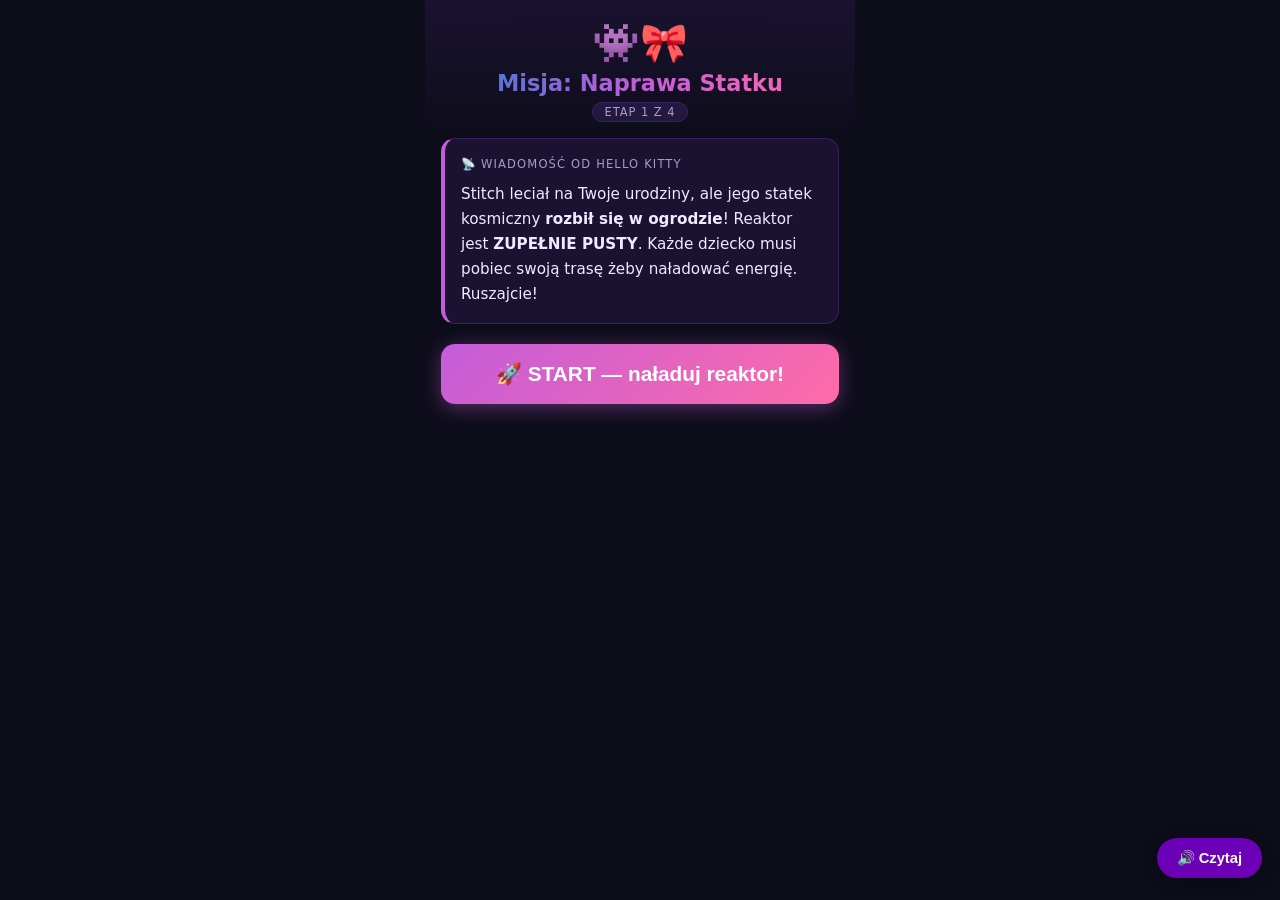
<file: index.html>
<!DOCTYPE html>
<html lang="pl">
<head>
  <meta charset="UTF-8" />
  <meta name="viewport" content="width=device-width, initial-scale=1.0, user-scalable=no" />
  <title>Misja Ania — Start</title>
  <link rel="stylesheet" href="style.css" />
  <style>
    /* ── Participant card ── */
    .participant-card {
      background: var(--surface2);
      border: 2px solid var(--purple);
      border-radius: 16px;
      padding: 18px 16px;
      text-align: center;
      margin-bottom: 4px;
    }
    .participant-avatar {
      font-size: 4rem;
      line-height: 1;
      margin-bottom: 4px;
    }
    .participant-name {
      font-size: 1.8rem;
      font-weight: 800;
      color: var(--pink);
      margin: 0;
    }
    .participant-target {
      font-size: 0.9rem;
      color: var(--muted);
      margin-top: 2px;
    }

    /* ── Step counter ── */
    .steps-count {
      font-size: 2.8rem;
      font-weight: 800;
      color: var(--teal);
      text-align: center;
      font-variant-numeric: tabular-nums;
      line-height: 1;
    }
    .steps-count .of {
      font-size: 1.1rem;
      color: var(--muted);
      font-weight: 400;
    }

    /* ── Bar ── */
    .bar-track {
      width: 100%;
      height: 28px;
      background: var(--surface2);
      border: 2px solid var(--border);
      border-radius: 999px;
      overflow: hidden;
    }
    .bar-fill {
      height: 100%;
      width: 0%;
      background: linear-gradient(90deg, var(--blue), var(--teal), var(--purple));
      border-radius: 999px;
      transition: width 0.35s ease;
    }
    .bar-label {
      font-size: 0.82rem;
      color: var(--muted);
      text-align: center;
    }

    /* ── Overall progress dots ── */
    .progress-row {
      display: flex;
      gap: 8px;
      justify-content: center;
      align-items: center;
      flex-wrap: wrap;
    }
    .progress-dot {
      display: flex;
      flex-direction: column;
      align-items: center;
      gap: 3px;
      font-size: 0.7rem;
      color: var(--muted);
    }
    .dot-circle {
      width: 18px; height: 18px;
      border-radius: 50%;
      border: 2px solid var(--border);
      background: var(--surface2);
      transition: background 0.3s, border-color 0.3s;
    }
    .dot-circle.done  { background: var(--teal);   border-color: var(--teal); }
    .dot-circle.active{ background: var(--purple);  border-color: var(--purple);
                        box-shadow: 0 0 8px var(--purple); }

    /* ── Done state ── */
    .done-badge {
      font-size: 1.1rem;
      font-weight: 700;
      color: var(--teal);
      text-align: center;
      padding: 8px 0;
    }

    /* ── Reactor icon ── */
    .reactor-icon {
      transition: filter 0.5s;
      filter: grayscale(1) brightness(0.5);
      line-height: 1;
      text-align: center;
    }
    .reactor-icon.charged {
      filter: none;
      animation: glow-pulse 1.5s infinite;
      text-shadow: 0 0 30px var(--teal);
    }

    /* ── Reactor icon — smaller after start ── */
    .reactor-icon { font-size: 2rem; }

    /* ── Utility ── */
    .flex-col { display: flex; flex-direction: column; gap: 10px; align-items: center; width: 100%; }
    .hidden { display: none !important; }
    #permission-hint { font-size: 0.8rem; color: var(--muted); text-align: center; }
  </style>
</head>
<body>
  <div class="page-header">
    <div class="chars">👾🎀</div>
    <h1>Misja: Naprawa Statku</h1>
    <span class="step-badge">Etap 1 z 4</span>
  </div>

  <div class="page">
    <div class="story-card" id="story-card">
      <div class="from">📡 Wiadomość od Hello Kitty</div>
      Stitch leciał na Twoje urodziny, ale jego statek kosmiczny
      <strong>rozbił się w ogrodzie</strong>!
      Reaktor jest <strong>ZUPEŁNIE PUSTY</strong>. Każde dziecko musi pobiec swoją trasę
      żeby naładować energię. Ruszajcie!
    </div>

    <button class="btn btn-primary" id="btn-start" onclick="startGame()" style="font-size:1.3rem;padding:18px 0;">
      🚀 START — naładuj reaktor!
    </button>

    <!-- Overall progress + participant — hidden until START -->
    <div id="game-section" class="hidden">
    <div class="card">
      <h2 style="text-align:center">⚡ Reaktor — postęp drużyny</h2>
      <div class="progress-row" id="progress-row">
        <!-- filled by JS -->
      </div>
      <div style="margin-top:6px">
        <div class="bar-track">
          <div class="bar-fill" id="total-bar-fill"></div>
        </div>
        <div class="bar-label" id="total-bar-label">0 / 300 kroków drużyny</div>
      </div>
      <div class="reactor-icon" id="reactor-icon">🔋</div>
    </div>

    <!-- Current participant -->
    <div class="card">
      <div class="participant-card">
        <div class="participant-avatar" id="p-avatar"></div>
        <p class="participant-name" id="p-name"></p>
        <p class="participant-target" id="p-target"></p>
      </div>

      <div class="flex-col" id="running-ui">
        <div class="steps-count">
          <span id="steps-display">0</span>
          <span class="of" id="steps-of">/ 0</span>
        </div>
        <div class="bar-track" style="width:100%">
          <div class="bar-fill" id="bar-fill"></div>
        </div>
        <div class="bar-label" id="bar-label">Biegnij!</div>
      </div>

      <div class="done-badge hidden" id="done-badge">✅ Gotowe! Przekaż telefon następnej osobie.</div>

      <p class="hidden" id="permission-hint">Naciśnij przycisk poniżej aby zezwolić na dostęp do czujnika ruchu.</p>
      <button class="btn btn-secondary hidden" id="btn-permission" onclick="requestPermission()">
        🔓 Zezwól na dostęp do ruchu
      </button>
      <button class="btn btn-secondary hidden" id="btn-fallback"
        onclick="skipSensor()">⏭️ Pomiń (awaria czujnika)
      </button>

      <button class="btn btn-primary hidden" id="btn-switch" onclick="nextParticipant()">
        👉 Zmień uczestnika →
      </button>
    </div>

    <a href="zodiak.html" class="btn btn-primary hidden" id="btn-next">
      ⚡ Reaktor naładowany! Odpal systemy →
    </a>
    </div><!-- /game-section -->
  </div>

  <script>
    /* ── Participants ── */
    const PARTICIPANTS = [
      { name: 'Ania',   avatar: '👧', target: 75  },
      { name: 'Szymon', avatar: '👦', target: 75  },
      { name: 'Amelia', avatar: '👧', target: 125 },
      { name: 'Hela',   avatar: '👧', target: 25  },
    ];
    const TOTAL_TARGET = PARTICIPANTS.reduce((s, p) => s + p.target, 0); // 300

    /* ── State ── */
    let currentIdx   = 0;
    let currentSteps = 0;
    let phaseDone    = false;
    let totalSteps   = 0;
    let lastMag      = 0;
    let fallbackTimer = null;
    let listening    = false;

    /* ── DOM refs ── */
    const $avatar      = document.getElementById('p-avatar');
    const $name        = document.getElementById('p-name');
    const $target      = document.getElementById('p-target');
    const $stepsDisp   = document.getElementById('steps-display');
    const $stepsOf     = document.getElementById('steps-of');
    const $barFill     = document.getElementById('bar-fill');
    const $barLabel    = document.getElementById('bar-label');
    const $totalFill   = document.getElementById('total-bar-fill');
    const $totalLabel  = document.getElementById('total-bar-label');
    const $reactorIcon = document.getElementById('reactor-icon');
    const $runningUI   = document.getElementById('running-ui');
    const $doneBadge   = document.getElementById('done-badge');
    const $btnSwitch   = document.getElementById('btn-switch');
    const $btnNext     = document.getElementById('btn-next');
    const $btnPerm     = document.getElementById('btn-permission');
    const $btnFallback = document.getElementById('btn-fallback');
    const $permHint    = document.getElementById('permission-hint');
    const $progressRow = document.getElementById('progress-row');

    /* ── Build progress dots ── */
    function buildDots() {
      $progressRow.innerHTML = '';
      PARTICIPANTS.forEach((p, i) => {
        const div = document.createElement('div');
        div.className = 'progress-dot';
        div.innerHTML =
          `<div class="dot-circle ${i < currentIdx ? 'done' : i === currentIdx ? 'active' : ''}" id="dot-${i}"></div>` +
          `<span>${p.avatar} ${p.name}</span>`;
        $progressRow.appendChild(div);
      });
    }

    function updateDots() {
      PARTICIPANTS.forEach((_, i) => {
        const el = document.getElementById('dot-' + i);
        if (!el) return;
        el.className = 'dot-circle' +
          (i < currentIdx ? ' done' : i === currentIdx ? ' active' : '');
      });
    }

    /* ── Load current participant ── */
    function loadParticipant(startTimer = false) {
      const p = PARTICIPANTS[currentIdx];
      currentSteps = 0;
      phaseDone    = false;

      $avatar.textContent = p.avatar;
      $name.textContent   = p.name;
      $target.textContent = `do przebiegnięcia: ${p.target} kroków`;

      $stepsDisp.textContent = '0';
      $stepsOf.textContent   = `/ ${p.target}`;
      $barFill.style.width   = '0%';
      $barLabel.textContent  = 'Biegnij!';

      $runningUI.classList.remove('hidden');
      $doneBadge.classList.add('hidden');
      $btnSwitch.classList.add('hidden');
      $btnNext.classList.add('hidden');
      $btnFallback.classList.add('hidden');

      updateDots();
      if (startTimer) resetFallbackTimer();
    }

    /* ── Update individual bar ── */
    function updateBar() {
      const p   = PARTICIPANTS[currentIdx];
      const pct = Math.min(currentSteps / p.target * 100, 100);
      $barFill.style.width   = pct + '%';
      $stepsDisp.textContent = Math.min(currentSteps, p.target);

      // Total bar
      const totalPct = Math.min(totalSteps / TOTAL_TARGET * 100, 100);
      $totalFill.style.width = totalPct + '%';
      $totalLabel.textContent =
        Math.round(totalPct) + '% — ' + totalSteps + ' / ' + TOTAL_TARGET + ' kroków drużyny';

      if (currentSteps >= p.target && !phaseDone) {
        phaseDone = true;
        $barLabel.textContent = '✅ Brawo ' + p.name + '!';
        if (fallbackTimer) clearTimeout(fallbackTimer);
        if (navigator.vibrate) navigator.vibrate([200, 100, 200]);

        $runningUI.classList.add('hidden');
        $doneBadge.classList.remove('hidden');

        const isLast = currentIdx === PARTICIPANTS.length - 1;
        if (isLast) {
          // All done
          $reactorIcon.textContent = '⚡';
          $reactorIcon.classList.add('charged');
          $btnNext.classList.remove('hidden');
          $totalLabel.textContent = '✅ Reaktor w pełni naładowany!';
          if (navigator.vibrate) navigator.vibrate([100,50,100,50,300]);
        } else {
          $btnSwitch.classList.remove('hidden');
        }
      } else if (!phaseDone) {
        $barLabel.textContent =
          Math.round(pct) + '% — jeszcze ' + (p.target - currentSteps) + ' kroków!';
      }
    }

    /* ── Next participant ── */
    function nextParticipant() {
      currentIdx++;
      loadParticipant(true);
    }

    /* ── Motion ── */
    function handleMotion(e) {
      if (phaseDone) return;
      const a = e.accelerationIncludingGravity;
      if (!a || a.x == null) return;
      const mag = Math.sqrt(a.x * a.x + a.y * a.y + a.z * a.z);
      if (mag > 14 && lastMag <= 14) {
        currentSteps++;
        totalSteps++;
        updateBar();
      }
      lastMag = mag;
    }

    /* ── Permission / sensor start ── */
    function startListening() {
      if (listening) return;
      listening = true;
      window.addEventListener('devicemotion', handleMotion);
      $btnPerm.classList.add('hidden');
      $permHint.classList.add('hidden');
    }

    function resetFallbackTimer() {
      if (fallbackTimer) clearTimeout(fallbackTimer);
      fallbackTimer = setTimeout(() => {
        if (currentSteps < 5 && !phaseDone) $btnFallback.classList.remove('hidden');
      }, 30000);
    }

    function skipSensor() {
      $btnFallback.classList.add('hidden');
      // Jump to done for this participant
      const p = PARTICIPANTS[currentIdx];
      const missing = p.target - currentSteps;
      currentSteps = p.target;
      totalSteps  += missing;
      updateBar();
    }

    function requestPermission() {
      if (typeof DeviceMotionEvent !== 'undefined' &&
          typeof DeviceMotionEvent.requestPermission === 'function') {
        DeviceMotionEvent.requestPermission()
          .then(state => {
            if (state === 'granted') startListening();
          })
          .catch(() => { $btnFallback.classList.remove('hidden'); });
      } else {
        startListening();
      }
    }

    /* ── START button ── */
    const $storyCard  = document.getElementById('story-card');
    const $btnStart   = document.getElementById('btn-start');
    const $gameSection = document.getElementById('game-section');

    function startGame() {
      $storyCard.classList.add('hidden');
      $btnStart.classList.add('hidden');
      $gameSection.classList.remove('hidden');

      // Start sensor (request permission on iOS, auto-start on Android)
      if (typeof DeviceMotionEvent !== 'undefined' &&
          typeof DeviceMotionEvent.requestPermission === 'function') {
        DeviceMotionEvent.requestPermission()
          .then(state => {
            if (state === 'granted') startListening();
            else $btnFallback.classList.remove('hidden');
          })
          .catch(() => $btnFallback.classList.remove('hidden'));
      } else {
        startListening();
      }
      resetFallbackTimer();
    }

    /* ── Init ── */
    buildDots();
    loadParticipant();
  </script>
  <script src="speech.js"></script>
  <script>
    initTTS('Wiadomość od Hello Kitty. Stitch leciał na Twoje urodziny, ale jego statek kosmiczny rozbił się w ogrodzie! Reaktor jest zupełnie pusty. Każde dziecko musi pobiec swoją trasę żeby naładować energię. Ruszajcie!');
  </script>
</body>
</html>
</file>
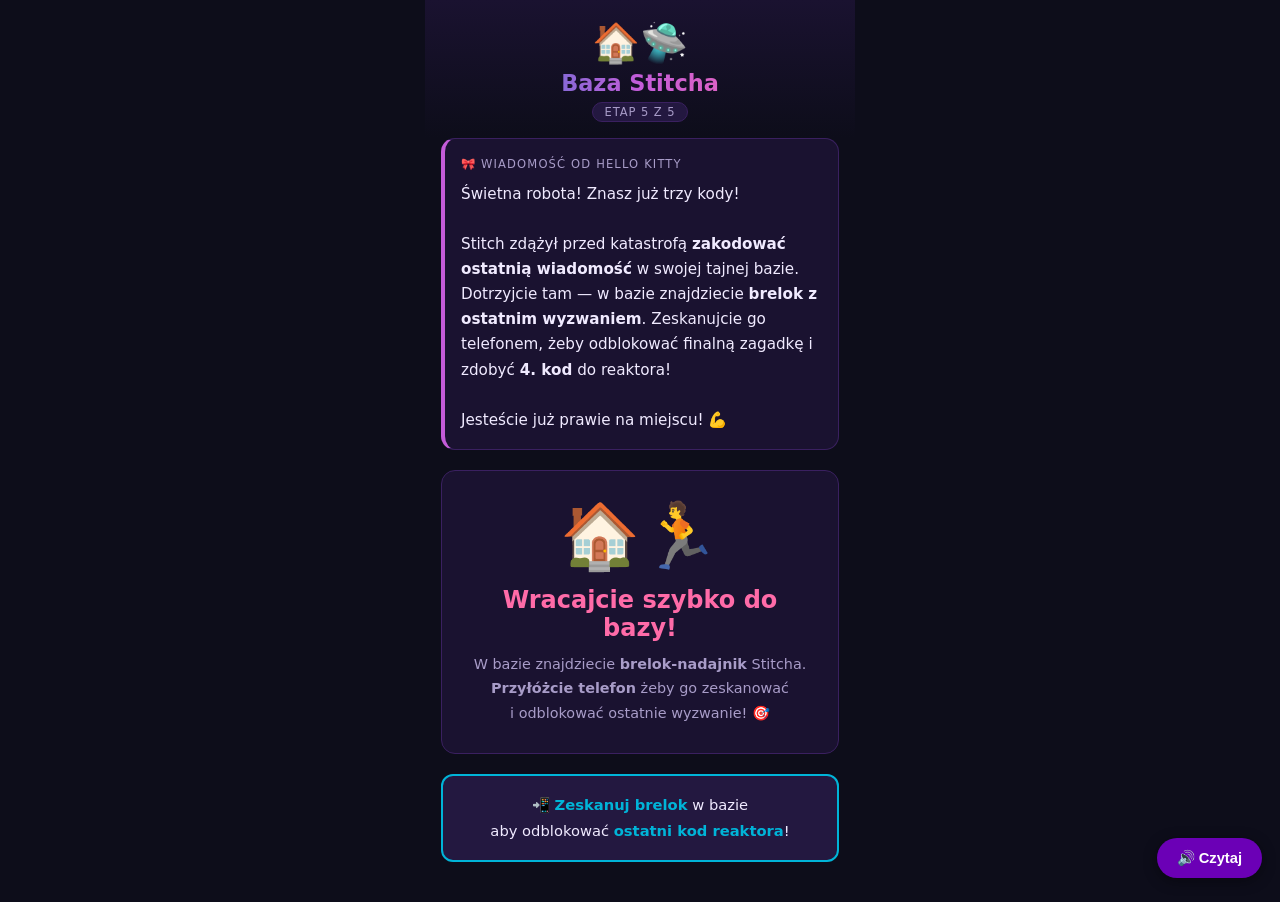
<file: baza.html>
<!DOCTYPE html>
<html lang="pl">
<head>
  <meta charset="UTF-8" />
  <meta name="viewport" content="width=device-width, initial-scale=1.0" />
  <title>Misja Ania — Baza Stitcha</title>
  <link rel="stylesheet" href="style.css" />
  <style>
    .nfc-hint {
      border: 2px solid var(--teal);
      border-radius: 12px;
      padding: 16px;
      text-align: center;
      font-size: 0.92rem;
      line-height: 1.75;
      background: var(--surface2);
    }
    .nfc-hint strong { color: var(--teal); }
  </style>
</head>
<body>
  <div class="page-header">
    <div class="chars">🏠🛸</div>
    <h1>Baza Stitcha</h1>
    <span class="step-badge">Etap 5 z 5</span>
  </div>

  <div class="page">

    <div class="story-card">
      <div class="from">🎀 Wiadomość od Hello Kitty</div>
      Świetna robota! Znasz już trzy kody!<br><br>
      Stitch zdążył przed katastrofą <strong>zakodować ostatnią wiadomość</strong>
      w swojej tajnej bazie. Dotrzyjcie tam — w bazie znajdziecie
      <strong>brelok z ostatnim wyzwaniem</strong>. Zeskanujcie go telefonem,
      żeby odblokować finalną zagadkę i zdobyć <strong>4. kod</strong> do reaktora!<br><br>
      Jesteście już prawie na miejscu! 💪
    </div>

    <div class="card" style="text-align:center;padding:28px 20px;">
      <div style="font-size:4rem;margin-bottom:12px">🏠🏃</div>
      <h2 style="font-size:1.5rem;margin-bottom:10px">Wracajcie szybko do bazy!</h2>
      <p style="color:var(--muted);line-height:1.7">
        W bazie znajdziecie <strong>brelok-nadajnik</strong> Stitcha.<br>
        <strong>Przyłóżcie telefon</strong> żeby go zeskanować<br>
        i odblokować ostatnie wyzwanie! 🎯
      </p>
    </div>

    <div class="nfc-hint">
      📲 <strong>Zeskanuj brelok</strong> w bazie<br>
      aby odblokować <strong>ostatni kod reaktora</strong>!
    </div>

  </div>
  <script src="speech.js"></script>
  <script>
    initTTS('Wiadomość od Hello Kitty. Świetna robota! Znasz już trzy kody! Stitch zdążył przed katastrofą zakodować ostatnią wiadomość w swojej tajnej bazie. Dotrzyjcie tam — w bazie znajdziecie brelok z ostatnim wyzwaniem. Zeskanujcie go telefonem, żeby odblokować finalną zagadkę i zdobyć czwarty kod do reaktora! Jesteście już prawie na miejscu! Wracajcie szybko do bazy i poszukajcie breloka-nadajnika Stitcha. Przyłóżcie telefon żeby go zeskanować i odblokować ostatnie wyzwanie!');
  </script>
</body>
</html>
</file>
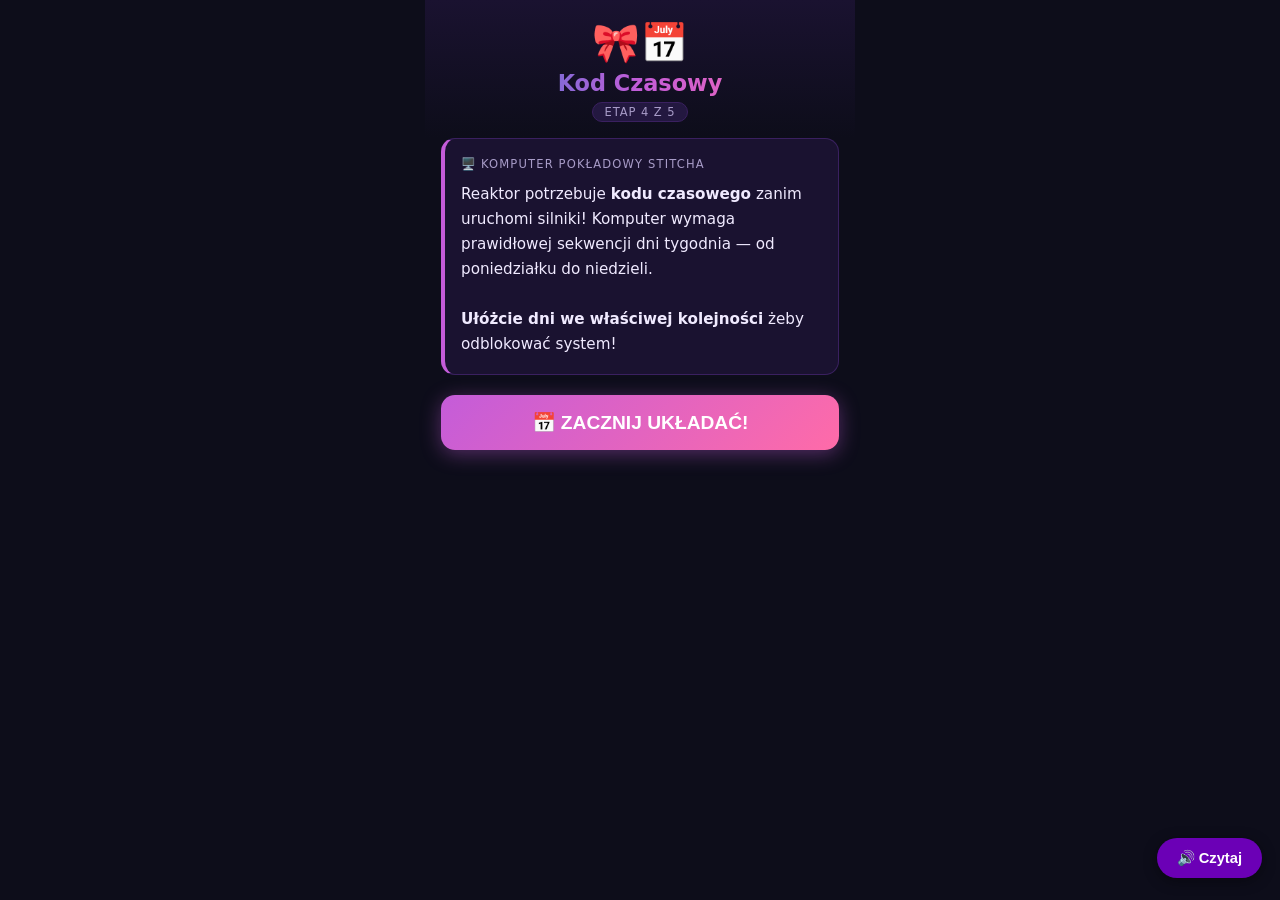
<file: final.html>
<!DOCTYPE html>
<html lang="pl">
<head>
  <meta charset="UTF-8" />
  <meta name="viewport" content="width=device-width, initial-scale=1.0, user-scalable=no" />
  <title>Misja Ania — Kod Czasowy</title>
  <link rel="stylesheet" href="style.css" />
  <style>
    .hidden { display: none !important; }
    #days-game { user-select: none; -webkit-user-select: none; }

    .slots-row {
      display: flex;
      gap: 4px;
      flex-wrap: nowrap;
      overflow: hidden;
    }
    .day-slot {
      flex: 1 1 0;
      min-width: 0;
      height: 52px;
      border: 2px dashed var(--border);
      border-radius: var(--radius-sm);
      display: flex;
      align-items: center;
      justify-content: center;
      flex-direction: column;
      background: var(--surface2);
      transition: border-color 0.2s;
      overflow: hidden;
    }
    .day-slot.drag-over { border-color: var(--purple); background: rgba(196,92,217,0.1); }
    .day-slot span { font-size: 0.55rem; color: var(--muted); }
    .day-slot.occupied { border-style: solid; border-color: var(--border); }

    .day-slot .day-tile {
      width: 100%;
      box-sizing: border-box;
      padding: 8px 2px;
      font-size: 0.72rem;
      text-align: center;
      border-radius: 4px;
    }

    .days-pool {
      display: flex;
      flex-wrap: wrap;
      gap: 8px;
      min-height: 52px;
      padding: 10px;
      background: var(--surface2);
      border: 2px dashed var(--border);
      border-radius: var(--radius-sm);
    }
    .day-tile {
      padding: 10px 12px;
      background: linear-gradient(135deg, var(--blue), var(--purple));
      color: #fff;
      font-weight: 700;
      font-size: 0.88rem;
      border-radius: var(--radius-sm);
      cursor: grab;
      touch-action: none;
      box-shadow: 0 2px 8px rgba(0,0,0,0.4);
      transition: opacity 0.15s;
      white-space: nowrap;
    }
    .day-tile.dragging { opacity: 0.3; }
    .day-tile.correct {
      background: linear-gradient(135deg, #2d6a4f, var(--success));
      cursor: default;
    }
    .day-tile.highlight-wt {
      background: linear-gradient(135deg, var(--pink), #ffb347);
      animation: glow-pulse 1s infinite;
      transform: scale(1.1);
    }
  </style>
</head>
<body>
  <div class="page-header">
    <div class="chars">🎀📅</div>
    <h1>Kod Czasowy</h1>
    <span class="step-badge">Etap 4 z 5</span>
  </div>

  <div class="page">

    <div class="story-card" id="story-card">
      <div class="from">🖥️ Komputer pokładowy Stitcha</div>
      Reaktor potrzebuje <strong>kodu czasowego</strong> zanim uruchomi silniki!
      Komputer wymaga prawidłowej sekwencji dni tygodnia — od poniedziałku
      do niedzieli.<br><br>
      <strong>Ułóżcie dni we właściwej kolejności</strong> żeby odblokować system!
    </div>

    <button class="btn btn-primary" id="btn-start" onclick="startGame()"
      style="font-size:1.2rem;padding:16px 0;">
      📅 ZACZNIJ UKŁADAĆ!
    </button>

    <div id="game-section" class="hidden">
      <div class="card" id="days-game">
        <h2>📅 Ułóż dni tygodnia</h2>
        <p style="margin-bottom:14px;font-size:0.9rem;color:var(--muted)">
          Przeciągaj kafelki do slotów — od <strong>poniedziałku</strong> do <strong>niedzieli</strong>:
        </p>

        <div class="slots-row" id="slots-row"></div>

        <div style="margin:12px 0;font-size:0.82rem;color:var(--muted)">Dostępne kafelki:</div>
        <div class="days-pool" id="days-pool"></div>

        <div class="error-msg" id="days-error"></div>

        <button class="btn btn-primary" id="btn-days-check" style="margin-top:14px"
          onclick="checkDays()">
          ✅ Sprawdź kolejność
        </button>
      </div>

      <!-- shown after correct solve -->
      <div id="completion-section" class="hidden">
        <div class="card">
          <div class="success-box visible">
            <div class="big-symbol">📅</div>
            <p>
              Wtorek — to dzień urodzin Ani!<br>
              Ustaw <strong>TU</strong> na pudełku!
            </p>
          </div>
        </div>
        <a href="baza.html" class="btn btn-primary"
          style="font-size:1.3rem;padding:18px 0;">
          🏠 Idź do bazy! Następny etap →
        </a>
      </div>
    </div>

  </div>

  <script>
    function startGame() {
      document.getElementById('story-card').classList.add('hidden');
      document.getElementById('btn-start').classList.add('hidden');
      document.getElementById('game-section').classList.remove('hidden');
    }

    // ── Days drag & drop ─────────────────────────────────────
    const DAYS_ORDER   = ['PON','WT','ŚR','CZW','PT','SOB','NIE'];
    const slotContents = new Array(7).fill(null);

    const slotsRow = document.getElementById('slots-row');
    DAYS_ORDER.forEach((_, i) => {
      const slot = document.createElement('div');
      slot.className   = 'day-slot';
      slot.dataset.idx = String(i);
      slot.id          = 'slot-' + i;
      slot.innerHTML   = `<span>${i + 1}</span>`;
      slotsRow.appendChild(slot);
    });

    const pool     = document.getElementById('days-pool');
    const shuffled = [...DAYS_ORDER].sort(() => Math.random() - 0.5);
    shuffled.forEach(day => pool.appendChild(createTile(day)));

    function createTile(day) {
      const tile       = document.createElement('div');
      tile.className   = 'day-tile';
      tile.textContent = day;
      tile.dataset.day = day;
      initDragTile(tile);
      return tile;
    }

    let dragData = null;

    function initDragTile(tile) {
      tile.addEventListener('pointerdown', e => {
        e.preventDefault();
        if (tile.classList.contains('correct')) return;
        tile.setPointerCapture(e.pointerId);
        tile.classList.add('dragging');
        const rect  = tile.getBoundingClientRect();
        const ghost = tile.cloneNode(true);
        ghost.id    = 'drag-ghost';
        ghost.style.cssText = [
          'position:fixed','z-index:1000','pointer-events:none',
          'opacity:0.92','transform:scale(1.1)',
          `left:${rect.left}px`,`top:${rect.top}px`,`width:${rect.width}px`,
        ].join(';');
        document.body.appendChild(ghost);
        dragData = { tile, ghost, day: tile.dataset.day };
      }, {passive: false});

      tile.addEventListener('pointermove', e => {
        if (!dragData || dragData.tile !== tile) return;
        e.preventDefault();
        dragData.ghost.style.left = (e.clientX - 20) + 'px';
        dragData.ghost.style.top  = (e.clientY - 20) + 'px';
        document.querySelectorAll('.day-slot').forEach(s => s.classList.remove('drag-over'));
        const el   = document.elementFromPoint(e.clientX, e.clientY);
        const slot = el && el.closest('.day-slot');
        if (slot && !slot.classList.contains('occupied')) slot.classList.add('drag-over');
      }, {passive: false});

      tile.addEventListener('pointerup', e => {
        if (!dragData || dragData.tile !== tile) return;
        e.preventDefault();
        tile.classList.remove('dragging');
        dragData.ghost.remove();
        document.querySelectorAll('.day-slot').forEach(s => s.classList.remove('drag-over'));
        const cx = e.clientX, cy = e.clientY;
        let targetSlot = null;
        document.querySelectorAll('.day-slot').forEach(slot => {
          const r = slot.getBoundingClientRect();
          if (cx >= r.left && cx <= r.right && cy >= r.top && cy <= r.bottom) targetSlot = slot;
        });
        if (targetSlot && !targetSlot.classList.contains('occupied')) {
          placeInSlot(tile, targetSlot);
        } else if (targetSlot && targetSlot.classList.contains('occupied') &&
                   targetSlot.dataset.idx !== tile.dataset.slotIdx) {
          const occupant = targetSlot.querySelector('.day-tile');
          if (occupant) returnToPool(occupant);
          placeInSlot(tile, targetSlot);
        } else {
          returnFromSlot(tile);
        }
        dragData = null;
      }, {passive: false});

      tile.addEventListener('pointercancel', () => {
        if (dragData && dragData.tile === tile) {
          tile.classList.remove('dragging');
          dragData.ghost.remove();
          dragData = null;
        }
        document.querySelectorAll('.day-slot').forEach(s => s.classList.remove('drag-over'));
      });
    }

    function placeInSlot(tile, slot) {
      returnFromSlotOnly(tile);
      const idx = parseInt(slot.dataset.idx, 10);
      slotContents[idx] = tile.dataset.day;
      tile.dataset.slotIdx = String(idx);
      slot.innerHTML = '';
      slot.appendChild(tile);
      slot.classList.add('occupied');
    }

    function returnFromSlotOnly(tile) {
      if (tile.dataset.slotIdx !== undefined && tile.dataset.slotIdx !== '') {
        const prevIdx  = parseInt(tile.dataset.slotIdx, 10);
        const prevSlot = document.getElementById('slot-' + prevIdx);
        if (prevSlot) {
          prevSlot.innerHTML = `<span>${prevIdx + 1}</span>`;
          prevSlot.classList.remove('occupied');
        }
        slotContents[prevIdx] = null;
        delete tile.dataset.slotIdx;
      }
    }

    function returnFromSlot(tile) { returnFromSlotOnly(tile); pool.appendChild(tile); }
    function returnToPool(tile)    { returnFromSlotOnly(tile); pool.appendChild(tile); }

    function checkDays() {
      const errEl = document.getElementById('days-error');
      if (slotContents.some(v => v === null)) {
        errEl.textContent = '⚠️ Umieść wszystkie 7 dni w slotach!';
        return;
      }
      if (slotContents.every((v, i) => v === DAYS_ORDER[i])) {
        document.querySelectorAll('.day-tile').forEach(t => {
          t.classList.add('correct');
          if (t.dataset.day === 'WT') t.classList.add('highlight-wt');
        });
        document.getElementById('btn-days-check').classList.add('hidden');
        errEl.textContent = '';
        if (navigator.vibrate) navigator.vibrate([100, 50, 100, 50, 300]);
        launchConfetti();
        setTimeout(() => {
          document.getElementById('completion-section').classList.remove('hidden');
          document.getElementById('completion-section')
            .scrollIntoView({behavior: 'smooth'});
        }, 1200);
      } else {
        errEl.textContent = '❌ Nie do końca… Sprawdź kolejność dni!';
        document.getElementById('days-game').classList.add('shake');
        setTimeout(() => document.getElementById('days-game').classList.remove('shake'), 500);
      }
    }

    function launchConfetti() {
      const container = document.createElement('div');
      container.className = 'confetti-container';
      document.body.appendChild(container);
      const colors = ['#c45cd9','#ff6ba8','#2d7dd2','#00b4d8','#ffb347','#52b788'];
      for (let i = 0; i < 60; i++) {
        const p = document.createElement('div');
        p.className = 'confetti-piece';
        p.style.left              = Math.random() * 100 + 'vw';
        p.style.background        = colors[Math.floor(Math.random() * colors.length)];
        p.style.width             = (6 + Math.random() * 10) + 'px';
        p.style.height            = (6 + Math.random() * 10) + 'px';
        p.style.animationDuration = (2 + Math.random() * 2) + 's';
        p.style.animationDelay    = (Math.random() * 1.5) + 's';
        container.appendChild(p);
      }
      setTimeout(() => container.remove(), 5000);
    }
  </script>
  <script src="speech.js"></script>
  <script>
    initTTS('Komputer pokładowy Stitcha. Reaktor potrzebuje kodu czasowego zanim uruchomi silniki! Komputer wymaga prawidłowej sekwencji dni tygodnia — od poniedziałku do niedzieli. Ułóżcie dni we właściwej kolejności żeby odblokować system!');
  </script>
</body>
</html>
</file>
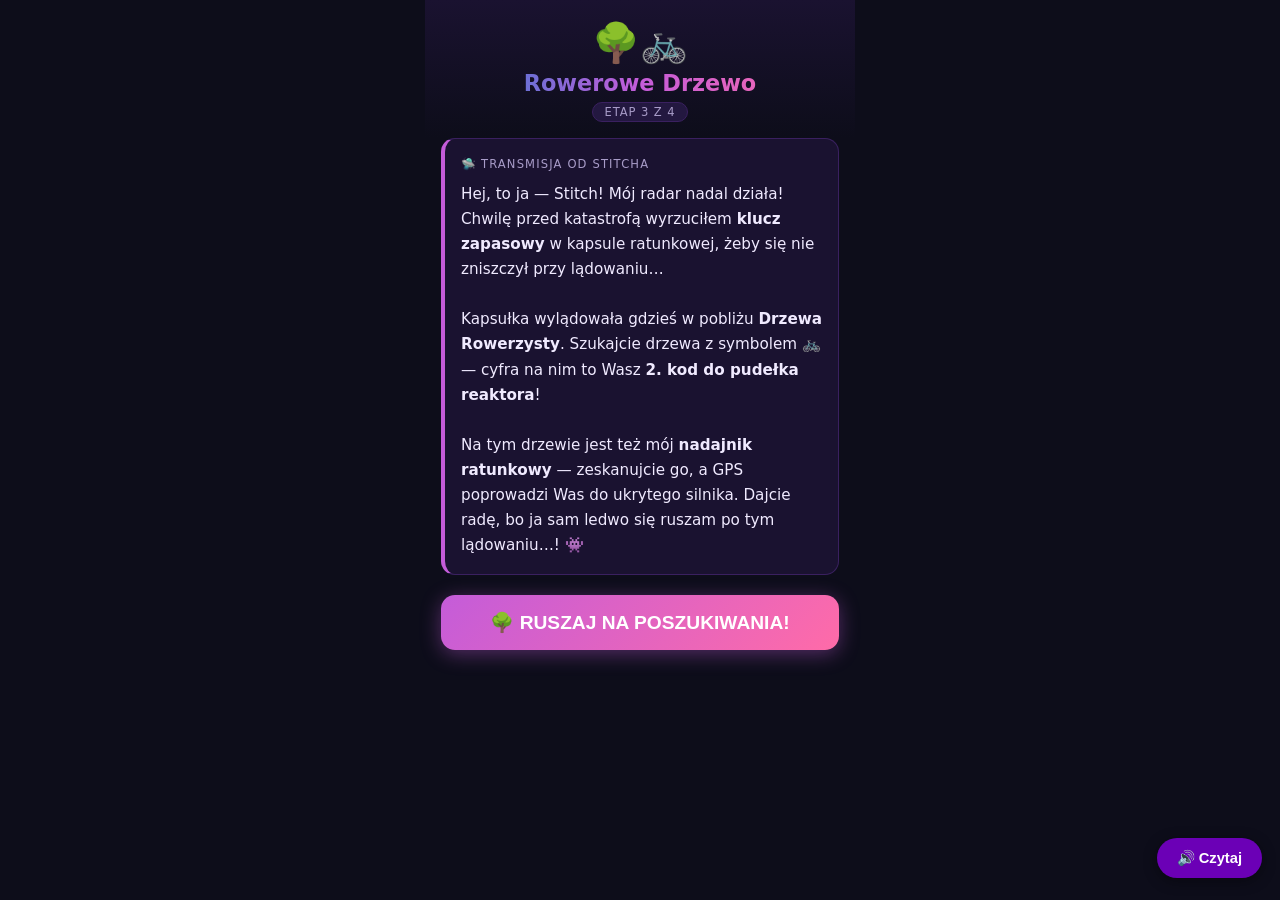
<file: misja.html>
<!DOCTYPE html>
<html lang="pl">
<head>
  <meta charset="UTF-8" />
  <meta name="viewport" content="width=device-width, initial-scale=1.0" />
  <title>Misja Ania — Rowerowe Drzewo</title>
  <link rel="stylesheet" href="style.css" />
  <style>
    .hidden { display: none !important; }

    /* Map image */
    .map-img {
      width: 100%;
      border-radius: 10px;
      display: block;
      cursor: zoom-in;
    }

    /* Fullscreen lightbox */
    #lightbox {
      display: none;
      position: fixed;
      inset: 0;
      background: rgba(0,0,0,0.92);
      z-index: 999;
      align-items: center;
      justify-content: center;
    }
    #lightbox.open { display: flex; }
    #lightbox img {
      max-width: 100%;
      max-height: 100%;
      border-radius: 8px;
      cursor: zoom-out;
    }

    /* Clue list */
    .clue-item {
      display: flex;
      align-items: flex-start;
      gap: 14px;
      padding: 12px 0;
      border-bottom: 1px solid var(--border);
      line-height: 1.6;
      font-size: 0.95rem;
    }
    .clue-item:last-child { border-bottom: none; }
    .clue-icon { font-size: 1.8rem; line-height: 1.1; flex-shrink: 0; }

    /* NFC scan hint */
    .nfc-hint {
      border: 2px solid var(--teal);
      border-radius: 12px;
      padding: 16px;
      text-align: center;
      font-size: 0.92rem;
      line-height: 1.75;
      background: var(--surface2);
    }
    .nfc-hint strong { color: var(--teal); }
  </style>
</head>
<body>
  <div class="page-header">
    <div class="chars">🌳🚲</div>
    <h1>Rowerowe Drzewo</h1>
    <span class="step-badge">Etap 3 z 4</span>
  </div>

  <div class="page">

    <div class="story-card" id="story-card">
      <div class="from">🛸 Transmisja od Stitcha</div>
      Hej, to ja — Stitch! Mój radar nadal działa! Chwilę przed katastrofą
      wyrzuciłem <strong>klucz zapasowy</strong> w kapsule ratunkowej,
      żeby się nie zniszczył przy lądowaniu…<br><br>
      Kapsułka wylądowała gdzieś w pobliżu <strong>Drzewa Rowerzysty</strong>.
      Szukajcie drzewa z symbolem 🚲 — cyfra na nim to Wasz
      <strong>2. kod do pudełka reaktora</strong>!<br><br>
      Na tym drzewie jest też mój <strong>nadajnik ratunkowy</strong>
      — zeskanujcie go, a GPS poprowadzi Was do ukrytego silnika.
      Dajcie radę, bo ja sam ledwo się ruszam po tym lądowaniu…! 👾
    </div>

    <button class="btn btn-primary" id="btn-start" onclick="startGame()"
      style="font-size:1.2rem;padding:16px 0;">
      🌳 RUSZAJ NA POSZUKIWANIA!
    </button>

    <div id="game-section" class="hidden">

      <!-- Map -->
      <div class="card">
        <h2 style="text-align:center">📍 Mapa misji</h2>
        <img src="images/rowerowe_drzewo.png" alt="Mapa misji"
             class="map-img" onclick="openLightbox()" />
        <div style="text-align:center;font-size:0.75rem;color:var(--muted);margin-top:6px">
          Kliknij mapkę żeby powiększyć
        </div>
      </div>

      <!-- Clues -->
      <div class="card">
        <h2>🔍 Co znaleźć?</h2>
        <div class="clue-item">
          <div class="clue-icon">🌳</div>
          <div>Szukaj drzewa oznaczonego <strong>symbolem rowerzysty</strong> 🚲</div>
        </div>
        <div class="clue-item">
          <div class="clue-icon">🔢</div>
          <div>Na drzewie jest <strong>cyfra</strong> — zapamiętaj ją!
            To Twój <strong>2. kod do pudełka reaktora</strong>.</div>
        </div>
        <div class="clue-item">
          <div class="clue-icon">📡</div>
          <div>Na drzewie wisi <strong>brelok-nadajnik</strong> Stitcha —
            <strong>przyłóż telefon</strong> żeby go zeskanować!</div>
        </div>
      </div>

      <!-- NFC next-step hint -->
      <div class="nfc-hint">
        📲 <strong>Zeskanuj brelok</strong> na drzewie<br>
        GPS Stitcha poprowadzi Cię do <strong>ukrytego silnika reaktora</strong>!
      </div>

    </div>
</div><!-- /page -->

  <!-- Lightbox -->
  <div id="lightbox" onclick="closeLightbox()">
    <img src="images/rowerowe_drzewo.png" alt="Mapa misji powiększona" />
  </div>

  <script>
    function startGame() {
      document.getElementById('story-card').classList.add('hidden');
      document.getElementById('btn-start').classList.add('hidden');
      document.getElementById('game-section').classList.remove('hidden');
    }
    function openLightbox()  { document.getElementById('lightbox').classList.add('open'); }
    function closeLightbox() { document.getElementById('lightbox').classList.remove('open'); }
  </script>
  <script src="speech.js"></script>
  <script>
    initTTS('Transmisja od Stitcha. Hej, to ja, Stitch! Mój radar nadal działa! Chwilę przed katastrofą wyrzuciłem klucz zapasowy w kapsule ratunkowej, żeby się nie zniszczył przy lądowaniu. Kapsułka wylądowała gdzieś w pobliżu Drzewa Rowerzysty. Szukajcie drzewa z symbolem rowerzysty — cyfra na nim to Wasz drugi kod do pudełka reaktora! Na tym drzewie jest też mój nadajnik ratunkowy — zeskanujcie go, a GPS poprowadzi Was do ukrytego silnika. Dajcie radę, bo ja sam ledwo się ruszam po tym lądowaniu!');
  </script>
</body>
</html>
</file>
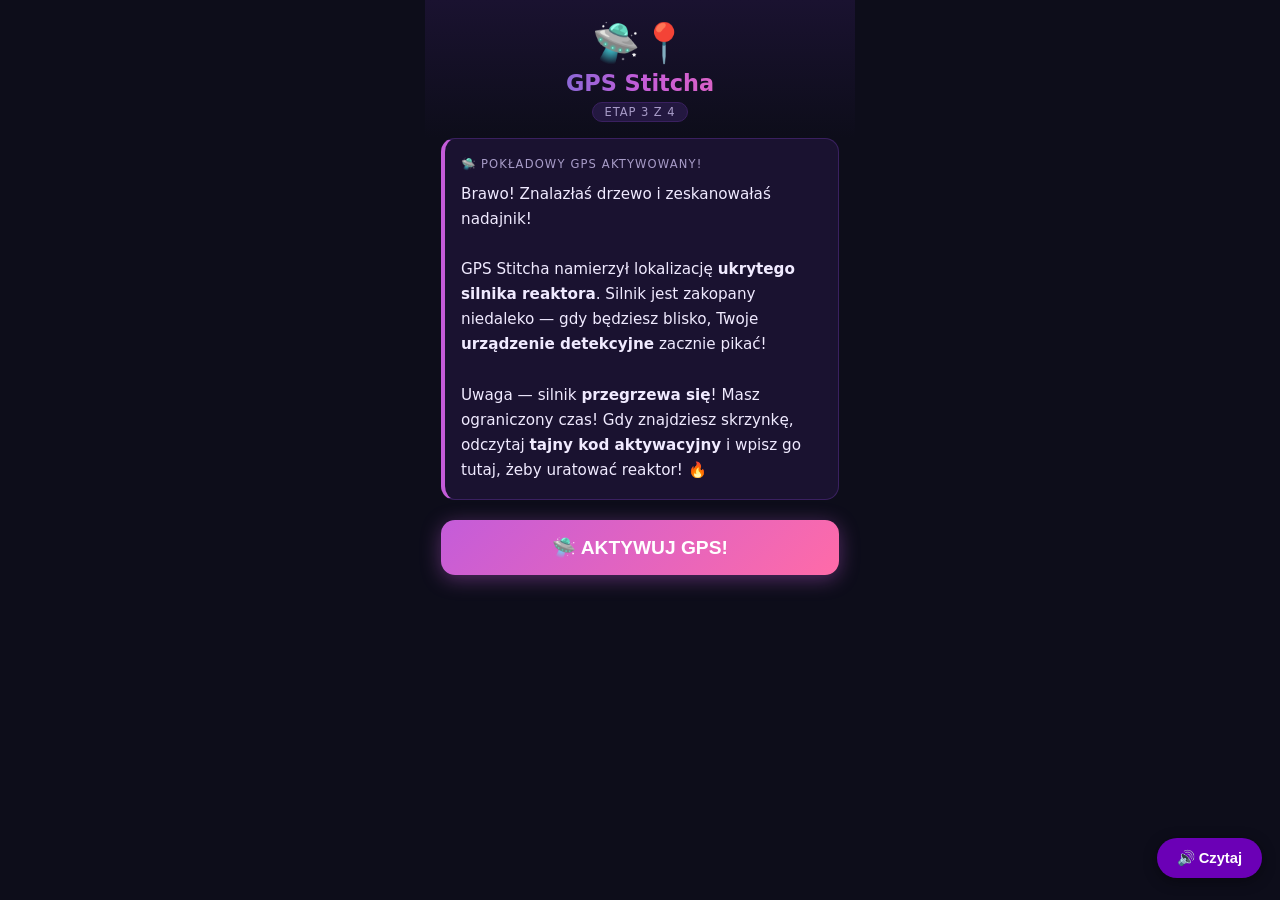
<file: nav.html>
<!DOCTYPE html>
<html lang="pl">
<head>
  <meta charset="UTF-8" />
  <meta name="viewport" content="width=device-width, initial-scale=1.0, user-scalable=no" />
  <title>Misja Ania — GPS Stitcha</title>
  <link rel="stylesheet" href="style.css" />
  <style>
    .hidden { display: none !important; }

    /* ── Distance display ── */
    .nav-card-inner {
      display: flex;
      align-items: center;
      justify-content: space-around;
      gap: 12px;
      flex-wrap: wrap;
      padding: 6px 0;
    }
    .dist-wrap { text-align: center; }
    .dist-number {
      font-size: 4.5rem;
      font-weight: 900;
      font-variant-numeric: tabular-nums;
      line-height: 1;
      transition: color 0.4s;
    }
    .dist-unit {
      font-size: 0.9rem;
      color: var(--muted);
      margin-top: 2px;
    }
    .dist-far    { color: var(--muted); }
    .dist-medium { color: #ff9f43; }
    .dist-close  { color: var(--success); animation: glow-pulse 0.9s infinite; }
    .dist-here   { color: var(--teal);   animation: glow-pulse 0.5s infinite; }

    /* ── Compass ring ── */
    .compass-ring {
      position: relative;
      width: 158px;
      height: 158px;
      border-radius: 50%;
      border: 3px solid var(--purple);
      background: radial-gradient(circle at center, #1a0b30 0%, #060612 100%);
      flex-shrink: 0;
    }
    .c-cardinal {
      position: absolute;
      font-size: 0.72rem;
      font-weight: 800;
      color: var(--muted);
      line-height: 1;
      user-select: none;
      pointer-events: none;
    }
    .c-N { top: 7px;    left: 50%;  transform: translateX(-50%); color: var(--pink); }
    .c-S { bottom: 7px; left: 50%;  transform: translateX(-50%); }
    .c-E { right: 9px;  top: 50%;   transform: translateY(-50%); }
    .c-W { left: 9px;   top: 50%;   transform: translateY(-50%); }
    .compass-needle-wrap {
      position: absolute;
      top: 50%; left: 50%;
      width: 0; height: 0;
      transform: translate(-50%, -50%) rotate(0deg);
      transition: transform 0.25s ease-out;
      pointer-events: none;
    }
    .needle-tip {
      position: absolute;
      width: 0; height: 0;
      border-left: 8px solid transparent;
      border-right: 8px solid transparent;
      border-bottom: 52px solid var(--teal);
      top: -52px; left: -8px;
      filter: drop-shadow(0 0 6px var(--teal));
    }
    .needle-tail {
      position: absolute;
      width: 0; height: 0;
      border-left: 8px solid transparent;
      border-right: 8px solid transparent;
      border-top: 34px solid rgba(255, 107, 168, 0.45);
      top: 0; left: -8px;
    }
    .compass-dot {
      position: absolute;
      width: 12px; height: 12px;
      border-radius: 50%;
      background: var(--fg);
      border: 2px solid #060612;
      top: 50%; left: 50%;
      transform: translate(-50%, -50%);
      z-index: 2;
      pointer-events: none;
    }
    .compass-label { font-size: 0.72rem; color: var(--muted); margin-top: 5px; text-align: center; }

    /* ── GPS status line ── */
    .gps-status {
      font-size: 0.8rem;
      color: var(--muted);
      text-align: center;
      min-height: 1.4em;
      margin-top: 6px;
    }

    /* ── Countdown ── */
    .countdown-display {
      font-size: 4rem;
      font-weight: 900;
      font-variant-numeric: tabular-nums;
      letter-spacing: 0.05em;
      color: var(--teal);
      text-align: center;
      line-height: 1.1;
      transition: color 0.5s;
    }
    .countdown-display.urgent {
      color: var(--pink);
      animation: blink-urgent 0.6s step-end infinite;
    }
    @keyframes blink-urgent {
      0%, 100% { opacity: 1; }
      50%       { opacity: 0.25; }
    }
    .countdown-label {
      font-size: 0.82rem;
      color: var(--muted);
      text-align: center;
      margin-top: 4px;
    }

    /* ── Code input ── */
    .code-row {
      display: flex;
      gap: 8px;
    }
    .code-row input {
      flex: 1;
      padding: 13px 14px;
      background: var(--surface2);
      border: 2px solid var(--border);
      border-radius: 10px;
      color: var(--fg);
      font-size: 1.1rem;
      font-family: monospace;
      letter-spacing: 0.1em;
      text-transform: uppercase;
    }
    .code-row input:focus { outline: none; border-color: var(--purple); }
    .code-error {
      font-size: 0.82rem;
      color: var(--pink);
      text-align: center;
      min-height: 1.3em;
      margin-top: 4px;
    }

    /* ── Completion ── */
    .success-big {
      text-align: center;
      padding: 18px 0 10px;
      animation: pop-in 0.5s ease both;
    }
    .success-big .icon { font-size: 5rem; line-height: 1.1; }
    .success-big h2 { color: var(--success); font-size: 1.5rem; margin: 10px 0 6px; }
    .success-big p  { color: var(--muted); font-size: 0.95rem; line-height: 1.7; }
  </style>
</head>
<body>
  <div class="page-header">
    <div class="chars">🛸📍</div>
    <h1>GPS Stitcha</h1>
    <span class="step-badge">Etap 3 z 4</span>
  </div>

  <div class="page">

    <div class="story-card" id="story-card">
      <div class="from">🛸 Pokładowy GPS aktywowany!</div>
      Brawo! Znalazłaś drzewo i zeskanowałaś nadajnik!<br><br>
      GPS Stitcha namierzył lokalizację <strong>ukrytego silnika reaktora</strong>.
      Silnik jest zakopany niedaleko — gdy będziesz blisko,
      Twoje <strong>urządzenie detekcyjne</strong> zacznie pikać!<br><br>
      Uwaga — silnik <strong>przegrzewa się</strong>! Masz ograniczony czas!
      Gdy znajdziesz skrzynkę, odczytaj <strong>tajny kod aktywacyjny</strong>
      i wpisz go tutaj, żeby uratować reaktor! 🔥
    </div>

    <button class="btn btn-primary" id="btn-start" onclick="startGame()"
      style="font-size:1.2rem;padding:16px 0;">
      🛸 AKTYWUJ GPS!
    </button>

    <!-- ── GAME: GPS + countdown + code ── -->
    <div id="game-section" class="hidden">

      <!-- GPS distance card -->
      <div class="card">
        <h2 style="text-align:center">📡 Sygnał GPS</h2>
        <div class="nav-card-inner">
          <div class="dist-wrap">
            <div class="dist-number dist-far" id="dist-num">---</div>
            <div class="dist-unit" id="dist-unit">metrów</div>
          </div>
          <div style="display:flex;flex-direction:column;align-items:center;">
            <div class="compass-ring">
              <div class="c-cardinal c-N">N</div>
              <div class="c-cardinal c-S">S</div>
              <div class="c-cardinal c-E">E</div>
              <div class="c-cardinal c-W">W</div>
              <div class="compass-needle-wrap" id="compass-needle-wrap">
                <div class="needle-tip"></div>
                <div class="needle-tail"></div>
              </div>
              <div class="compass-dot"></div>
            </div>
            <div class="compass-label" id="compass-label">szukam GPS…</div>
          </div>
        </div>
        <div class="gps-status" id="gps-status">Oczekiwanie na sygnał GPS…</div>
      </div>

      <!-- Countdown card -->
      <div class="card">
        <h2 style="text-align:center">⏱️ Czas do przegrzania silnika</h2>
        <div class="countdown-display" id="countdown">--:--</div>
        <div class="countdown-label" id="countdown-label">Znajdź silnik zanim skończy się czas!</div>
        <div id="expired-box" class="hidden" style="text-align:center;margin-top:12px">
          <div style="font-size:2rem;margin-bottom:6px">💥</div>
          <div style="font-weight:700;color:var(--pink);margin-bottom:12px">
            Czas minął! Nie poddawaj się!<br>
            <span style="font-size:0.85rem;font-weight:400;color:var(--muted)">
              Wróć po skrzynkę albo zresetuj licznik.
            </span>
          </div>
          <button class="btn btn-secondary" onclick="resetTimer()"
            style="padding:10px 24px;font-size:0.95rem">
            🔄 Resetuj licznik
          </button>
        </div>
      </div>

      <!-- Code input card -->
      <div class="card">
        <h2>🔐 Kod aktywacyjny</h2>
        <p style="font-size:0.9rem;color:var(--muted);margin-bottom:12px">
          Odczytaj kod ze znalezionej skrzynki i wpisz go poniżej:
        </p>
        <div class="code-row">
          <input type="text" id="code-input" placeholder="wpisz kod…"
            autocomplete="off" autocorrect="off" spellcheck="false" />
          <button class="btn btn-primary" onclick="checkCode()"
            style="padding:12px 18px;width:auto;font-size:1.1rem">✓</button>
        </div>
        <div class="code-error" id="code-error"></div>
      </div>

    </div>

    <!-- ── COMPLETION ── -->
    <div id="completion-section" class="hidden">
      <div class="card">
        <div class="success-big">
          <div class="icon">⚡🛸</div>
          <h2>Silnik aktywowany!</h2>
          <p>
            Reaktor odżywa! Stitch i Hello Kitty<br>
            są z Ciebie niesamowicie dumni.<br><br>
            Teraz <strong>ostatnia zagadka</strong> — i statek poleci w kosmos!
          </p>
        </div>
      </div>
      <a href="final.html" class="btn btn-primary"
        style="font-size:1.3rem;padding:18px 0;">
        🚀 Do finału! Ostatnia zagadka →
      </a>
    </div>

  </div>

  <script>
    // ═══════════════════════════════════════════════════════════
    //  KONFIGURACJA — ustaw przed imprezą!, 
    // ═══════════════════════════════════════════════════════════
    const TARGET_LAT        = 52.56720040605484;  // ← ZMIEŃ: szerokość geograficzna skrzynki
    const TARGET_LNG        = 17.041897261715796;  // ← ZMIEŃ: długość geograficzna skrzynki
    const COUNTDOWN_MINUTES = 10;         // ← czas odliczania (minuty)
    const SECRET_CODE       = 'SILNIK';   // ← hasło w skrzynce (wielkość liter nieważna)
    // ═══════════════════════════════════════════════════════════

    const STORAGE_KEY = 'nav_timer_start';
    const IS_PLACEHOLDER = (TARGET_LAT === 52.123456 && TARGET_LNG === 21.123456);

    let watchId       = null;
    let timerHandle   = null;
    let timerStart    = null;
    let prevDist      = null;
    let gpsBearing    = null;   // bearing to target (degrees, 0=N clockwise)
    let deviceHeading = null;   // phone compass heading (degrees, 0=N clockwise)
    let needleAngle   = 0;      // accumulated rotation for shortest-path anim

    const $story      = document.getElementById('story-card');
    const $btnStart   = document.getElementById('btn-start');
    const $game       = document.getElementById('game-section');
    const $completion = document.getElementById('completion-section');
    const $distNum    = document.getElementById('dist-num');
    const $distUnit   = document.getElementById('dist-unit');
    const $needleWrap = document.getElementById('compass-needle-wrap');
    const $compLabel  = document.getElementById('compass-label');
    const $gpsStatus  = document.getElementById('gps-status');
    const $countdown  = document.getElementById('countdown');
    const $cdLabel    = document.getElementById('countdown-label');
    const $expiredBox = document.getElementById('expired-box');
    const $codeInput  = document.getElementById('code-input');
    const $codeError  = document.getElementById('code-error');

    // ── START ────────────────────────────────────────────────
    function startGame() {
      $story.classList.add('hidden');
      $btnStart.classList.add('hidden');
      $game.classList.remove('hidden');
      timerStart = Date.now();
      tickCountdown();
      timerHandle = setInterval(tickCountdown, 1000);
      startGPS();
      startCompass();
    }

    // ── COUNTDOWN ───────────────────────────────────────────
    function tickCountdown() {
      const elapsed = Date.now() - timerStart;
      const total   = COUNTDOWN_MINUTES * 60 * 1000;
      const remain  = Math.max(0, total - elapsed);
      const mins    = Math.floor(remain / 60000);
      const secs    = Math.floor((remain % 60000) / 1000);
      $countdown.textContent = pad(mins) + ':' + pad(secs);

      if (remain <= 0) {
        clearInterval(timerHandle);
        timerHandle = null;
        $countdown.textContent = '00:00';
        $countdown.classList.add('urgent');
        $cdLabel.classList.add('hidden');
        $expiredBox.classList.remove('hidden');
      } else if (remain <= 60000) {
        $countdown.classList.add('urgent');
        $cdLabel.textContent = '🔥 SILNIK PRAWIE EKSPLODUJE! BIEGNIJ!';
      }
    }

    function resetTimer() {
      timerStart = Date.now();
      $countdown.classList.remove('urgent');
      $cdLabel.textContent = 'Znajdź silnik zanim skończy się czas!';
      $cdLabel.classList.remove('hidden');
      $expiredBox.classList.add('hidden');
      if (timerHandle) clearInterval(timerHandle);
      tickCountdown();
      timerHandle = setInterval(tickCountdown, 1000);
    }

    function pad(n) { return n.toString().padStart(2, '0'); }

    // ── COMPASS ──────────────────────────────────────────────
    function startCompass() {
      if (typeof DeviceOrientationEvent !== 'undefined' &&
          typeof DeviceOrientationEvent.requestPermission === 'function') {
        // iOS 13+ — needs explicit permission
        DeviceOrientationEvent.requestPermission()
          .then(s => { if (s === 'granted') listenOrientation(); })
          .catch(() => {});
      } else {
        listenOrientation();
      }
    }

    function listenOrientation() {
      // 'deviceorientationabsolute' gives compass-accurate alpha on Android
      const evtName = ('ondeviceorientationabsolute' in window)
        ? 'deviceorientationabsolute'
        : 'deviceorientation';
      window.addEventListener(evtName, onOrientation, true);
    }

    function onOrientation(e) {
      if (typeof e.webkitCompassHeading === 'number') {
        deviceHeading = e.webkitCompassHeading;          // iOS (reliable)
      } else if (e.alpha !== null) {
        deviceHeading = (360 - e.alpha + 360) % 360;    // Android
      }
      updateNeedle();
    }

    function updateNeedle() {
      if (gpsBearing === null) return;
      // If we have device heading: arrow = bearing relative to phone orientation
      // If not: arrow = absolute bearing (static, north = up)
      const target = deviceHeading !== null
        ? (gpsBearing - deviceHeading + 360) % 360
        : gpsBearing;
      // Shortest-path rotation to avoid spinning the wrong way
      let diff = ((target - needleAngle % 360) + 540) % 360 - 180;
      needleAngle += diff;
      $needleWrap.style.transform =
        `translate(-50%, -50%) rotate(${needleAngle}deg)`;
      $compLabel.textContent = deviceHeading !== null
        ? 'Idź w kierunku strzałki ↑'
        : bearingToArrow(gpsBearing).label + ' (wg płn.)';
    }

    // ── GPS ─────────────────────────────────────────────────
    function startGPS() {
      if (!navigator.geolocation) {
        $gpsStatus.textContent = 'GPS niedostępny — wpisz kod gdy znajdziesz skrzynkę';
        $distNum.textContent   = '?';
        return;
      }
      watchId = navigator.geolocation.watchPosition(onPosition, onGpsError, {
        enableHighAccuracy: true,
        maximumAge: 2000,
        timeout: 12000,
      });
    }

    function onPosition(pos) {
      const lat  = pos.coords.latitude;
      const lng  = pos.coords.longitude;
      const dist = Math.round(getDistance(lat, lng, TARGET_LAT, TARGET_LNG));

      if (IS_PLACEHOLDER) {
        $gpsStatus.textContent = '⚠️ Ustaw TARGET_LAT / TARGET_LNG w nav.html przed imprezą!';
        $distNum.textContent   = '???';
        $distUnit.textContent  = '';
        return;
      }

      // Distance number + unit
      if (dist <= 5) {
        $distNum.textContent  = '🎯';
        $distUnit.textContent = 'JESTEŚ NA MIEJSCU!';
        $distNum.className    = 'dist-number dist-here';
        if (navigator.vibrate) navigator.vibrate([100, 50, 100, 50, 100]);
      } else if (dist >= 1000) {
        $distNum.textContent  = (dist / 1000).toFixed(1);
        $distUnit.textContent = 'km';
        $distNum.className    = 'dist-number dist-far';
      } else {
        $distNum.textContent  = dist;
        $distUnit.textContent = 'metrów';
        $distNum.className    = 'dist-number ' +
          (dist > 100 ? 'dist-far' : dist > 20 ? 'dist-medium' : 'dist-close');
      }

      // Compass
      const bearing = getBearing(lat, lng, TARGET_LAT, TARGET_LNG);
      gpsBearing = bearing;
      updateNeedle();

      // Warmer / colder
      if (prevDist !== null) {
        const d = prevDist - dist;
        $gpsStatus.textContent = d > 3 ? '🔥 Cieplej! (' + dist + ' m)'
          : d < -3 ? '🥶 Zimniej! (' + dist + ' m)'
          : '→ ' + dist + ' m do celu';
      } else {
        $gpsStatus.textContent = '📡 GPS znaleziony! ' + dist + ' m do celu';
      }
      prevDist = dist;
    }

    function onGpsError(err) {
      $gpsStatus.textContent = err.code === 1
        ? 'GPS: brak uprawnień — wpisz kod gdy znajdziesz skrzynkę'
        : 'GPS: błąd sygnału (' + err.message + ')';
    }

    // ── MATH ────────────────────────────────────────────────
    function getDistance(lat1, lon1, lat2, lon2) {
      const R    = 6371000;
      const dLat = (lat2 - lat1) * Math.PI / 180;
      const dLon = (lon2 - lon1) * Math.PI / 180;
      const a    = Math.sin(dLat / 2) ** 2 +
                   Math.cos(lat1 * Math.PI / 180) * Math.cos(lat2 * Math.PI / 180) *
                   Math.sin(dLon / 2) ** 2;
      return R * 2 * Math.atan2(Math.sqrt(a), Math.sqrt(1 - a));
    }

    function getBearing(lat1, lon1, lat2, lon2) {
      const dLon = (lon2 - lon1) * Math.PI / 180;
      const y = Math.sin(dLon) * Math.cos(lat2 * Math.PI / 180);
      const x = Math.cos(lat1 * Math.PI / 180) * Math.sin(lat2 * Math.PI / 180) -
                Math.sin(lat1 * Math.PI / 180) * Math.cos(lat2 * Math.PI / 180) * Math.cos(dLon);
      return (Math.atan2(y, x) * 180 / Math.PI + 360) % 360;
    }

    function bearingToArrow(b) {
      const dirs = [
        { arrow: '↑', label: 'Północ'      },
        { arrow: '↗', label: 'Płn-wschód'  },
        { arrow: '→', label: 'Wschód'       },
        { arrow: '↘', label: 'Płd-wschód'  },
        { arrow: '↓', label: 'Południe'     },
        { arrow: '↙', label: 'Płd-zachód'  },
        { arrow: '←', label: 'Zachód'       },
        { arrow: '↖', label: 'Płn-zachód'  },
      ];
      return dirs[Math.round(b / 45) % 8];
    }

    // ── CODE CHECK ──────────────────────────────────────────
    function checkCode() {
      const val = $codeInput.value.trim().toUpperCase();
      if (val === SECRET_CODE.toUpperCase()) {
        clearInterval(timerHandle);
        if (watchId !== null) navigator.geolocation.clearWatch(watchId);
        $game.classList.add('hidden');
        $completion.classList.remove('hidden');
        launchConfetti();
        if (navigator.vibrate) navigator.vibrate([100, 50, 100, 50, 300]);
      } else {
        $codeError.textContent = '❌ Nieprawidłowy kod — spróbuj jeszcze raz!';
        $codeInput.value = '';
        if (navigator.vibrate) navigator.vibrate(200);
        setTimeout(() => { $codeError.textContent = ''; }, 2500);
      }
    }

    $codeInput.addEventListener('keydown', e => { if (e.key === 'Enter') checkCode(); });

    // ── CONFETTI ────────────────────────────────────────────
    function launchConfetti() {
      const container = document.createElement('div');
      container.className = 'confetti-container';
      document.body.appendChild(container);
      const colors = ['#c45cd9','#ff6ba8','#2d7dd2','#00b4d8','#ffb347','#52b788'];
      for (let i = 0; i < 70; i++) {
        const p = document.createElement('div');
        p.className = 'confetti-piece';
        p.style.left              = Math.random() * 100 + 'vw';
        p.style.background        = colors[Math.floor(Math.random() * colors.length)];
        p.style.width             = (8 + Math.random() * 8) + 'px';
        p.style.height            = (8 + Math.random() * 8) + 'px';
        p.style.animationDuration = (2 + Math.random() * 2) + 's';
        p.style.animationDelay    = (Math.random() * 1) + 's';
        container.appendChild(p);
      }
      setTimeout(() => container.remove(), 5000);
    }
  </script>
  <script src="speech.js"></script>
  <script>
    initTTS('Pokładowy GPS aktywowany! Brawo! Znalazłaś drzewo i zeskanowałaś nadajnik! GPS Stitcha namierzył lokalizację ukrytego silnika reaktora. Silnik jest zakopany niedaleko — gdy będziesz blisko, Twoje urządzenie detekcyjne zacznie pikać! Uwaga — silnik przegrzewa się! Masz ograniczony czas! Gdy znajdziesz skrzynkę, odczytaj tajny kod aktywacyjny i wpisz go tutaj, żeby uratować reaktor!');
  </script>
</body>
</html>
</file>
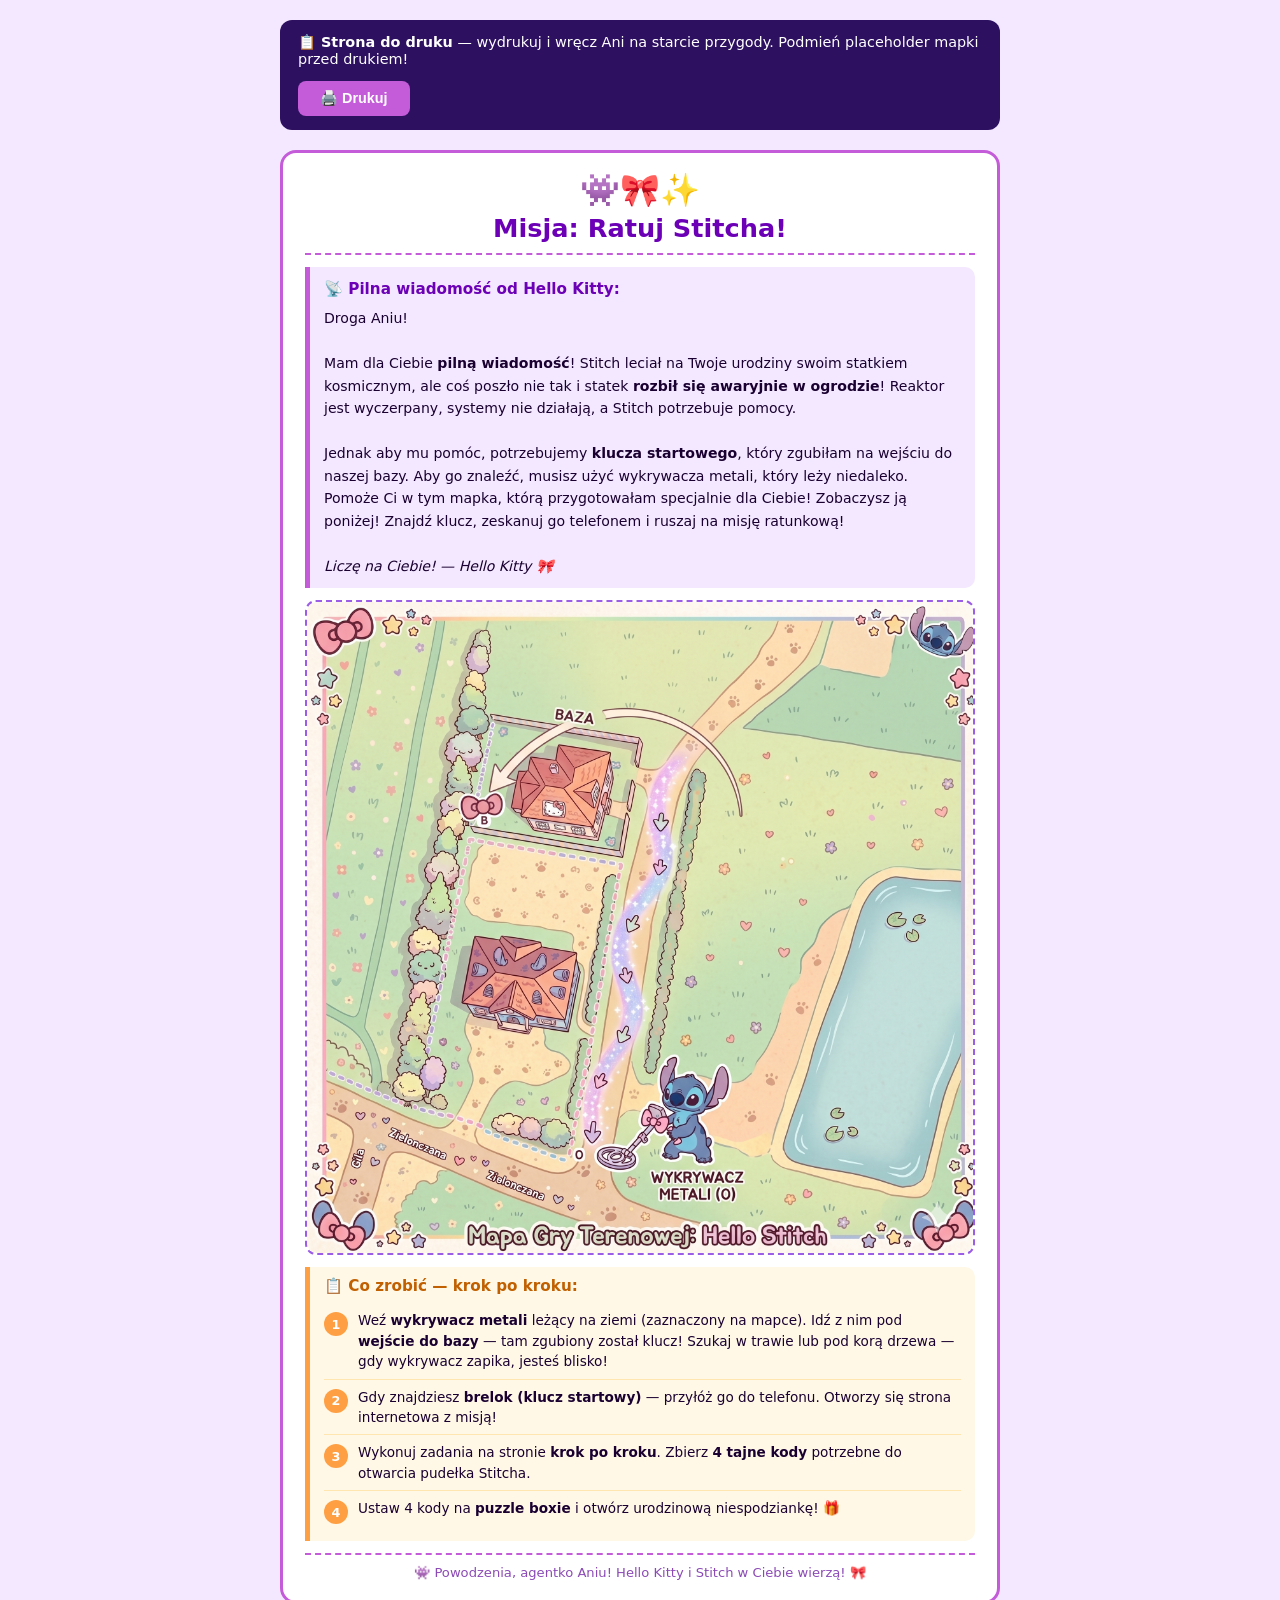
<file: print.html>
<!DOCTYPE html>
<html lang="pl">
<head>
  <meta charset="UTF-8" />
  <meta name="viewport" content="width=device-width, initial-scale=1.0" />
  <title>Instrukcja dla Ani — Do druku</title>
  <style>
    /* ── Screen ── */
    body {
      font-family: system-ui, -apple-system, sans-serif;
      max-width: 720px;
      margin: 0 auto;
      padding: 20px;
      background: #f3e8ff;
      color: #1a0030;
    }
    .screen-only {
      background: #2d1060;
      color: #fff;
      padding: 14px 18px;
      border-radius: 12px;
      margin-bottom: 20px;
      font-size: 0.9rem;
      display: flex;
      align-items: center;
      gap: 14px;
      flex-wrap: wrap;
    }
    .screen-only button {
      background: #c45cd9;
      color: #fff;
      border: none;
      padding: 9px 22px;
      border-radius: 8px;
      cursor: pointer;
      font-size: 0.9rem;
      font-weight: 700;
      white-space: nowrap;
    }
    .screen-only button:hover { background: #d97be8; }

    /* ── Print page ── */
    .print-page {
      background: white;
      padding: 18px 22px;
      border: 3px solid #c45cd9;
      border-radius: 16px;
    }
    .print-header {
      text-align: center;
      border-bottom: 2px dashed #c45cd9;
      padding-bottom: 10px;
      margin-bottom: 12px;
    }
    .print-header .emoji-row { font-size: 2rem; margin-bottom: 4px; }
    .print-header h1 {
      font-size: 1.6rem;
      color: #6b00b6;
      margin: 0;
    }
    .print-header .subtitle {
      font-size: 1rem;
      color: #8b4ab5;
    }

    .story-box {
      background: #f3e8ff;
      border-left: 5px solid #c45cd9;
      border-radius: 0 10px 10px 0;
      padding: 10px 14px;
      margin-bottom: 12px;
      font-size: 0.88rem;
      line-height: 1.6;
      color: #1a0030;
    }
    .story-box h2 {
      color: #6b00b6;
      margin: 0 0 6px;
      font-size: 0.95rem;
    }

    .map-area {
      border: 2px dashed #9b5de5;
      border-radius: 11px;
      margin-bottom: 12px;
      overflow: hidden;
    }

    .steps-box {
      background: #fff8e6;
      border-left: 5px solid #ff9f43;
      border-radius: 0 10px 10px 0;
      padding: 10px 14px;
      margin-bottom: 12px;
    }
    .steps-box h2 { color: #c06000; margin: 0 0 8px; font-size: 0.95rem; }
    .step-item {
      display: flex;
      gap: 10px;
      padding: 7px 0;
      border-bottom: 1px solid #ffe5b0;
      font-size: 0.85rem;
      line-height: 1.5;
      align-items: flex-start;
    }
    .step-item:last-child { border-bottom: none; }
    .step-num {
      width: 24px; height: 24px; min-width: 24px;
      background: #ff9f43;
      color: #fff;
      border-radius: 50%;
      display: flex;
      align-items: center;
      justify-content: center;
      font-weight: 800;
      font-size: 0.8rem;
      flex-shrink: 0;
      margin-top: 2px;
    }

    .print-footer {
      text-align: center;
      border-top: 2px dashed #c45cd9;
      padding-top: 8px;
      margin-top: 4px;
      font-size: 0.82rem;
      color: #8b4ab5;
      line-height: 1.5;
    }
    .print-footer .url-note {
      display: inline-block;
      margin-top: 8px;
      padding: 6px 14px;
      background: #f3e8ff;
      border: 1px dashed #c45cd9;
      border-radius: 6px;
      font-size: 0.8rem;
      font-family: monospace;
      color: #6b00b6;
    }

    /* ── Print media ── */
    @media print {
      body        { background: white; padding: 0; margin: 0; }
      .screen-only { display: none !important; }
      .print-page {
        border: none;
        padding: 4mm 6mm;
        border-radius: 0;
        box-shadow: none;
      }
    }
  </style>
</head>
<body>

  <div class="screen-only">
    <div>
      <strong>📋 Strona do druku</strong> — wydrukuj i wręcz Ani na starcie przygody.
      Podmień placeholder mapki przed drukiem!
    </div>
    <button onclick="window.print()">🖨️ Drukuj</button>
  </div>

  <div class="print-page">

    <div class="print-header">
      <div class="emoji-row">👾🎀✨</div>
      <h1>Misja: Ratuj Stitcha!</h1>
    </div>

    <div class="story-box">
      <h2>📡 Pilna wiadomość od Hello Kitty:</h2>
      Droga Aniu!<br><br>
      Mam dla Ciebie <strong>pilną wiadomość</strong>! Stitch leciał na Twoje urodziny swoim
      statkiem kosmicznym, ale coś poszło nie tak i statek <strong>rozbił się awaryjnie w ogrodzie</strong>!
      Reaktor jest wyczerpany, systemy nie działają, a Stitch potrzebuje pomocy.<br><br>
      Jednak aby mu pomóc, potrzebujemy <strong>klucza startowego</strong>, który zgubiłam na wejściu do naszej bazy.
      Aby go znaleźć, musisz użyć wykrywacza metali, który leży niedaleko. Pomoże Ci w tym mapka, którą przygotowałam specjalnie dla Ciebie! 
      Zobaczysz ją poniżej! Znajdź klucz, zeskanuj go telefonem i ruszaj na misję ratunkową!<br><br>
      <em>Liczę na Ciebie! — Hello Kitty 🎀</em>
    </div>

    <div class="map-area" style="padding:0;overflow:hidden;">
      <img src="images/wykrywacz.png" alt="Mapa misji"
           style="width:100%;height:auto;display:block;border-radius:11px;" />
    </div>

    <div class="steps-box">
      <h2>📋 Co zrobić — krok po kroku:</h2>
      <div class="step-item">
        <div class="step-num">1</div>
        <div>
          Weź <strong>wykrywacz metali</strong> leżący na ziemi (zaznaczony na mapce).
          Idź z nim pod <strong>wejście do bazy</strong> — tam zgubiony został klucz!
          Szukaj w trawie lub pod korą drzewa — gdy wykrywacz zapika, jesteś blisko!
        </div>
      </div>
      <div class="step-item">
        <div class="step-num">2</div>
        <div>
          Gdy znajdziesz <strong>brelok (klucz startowy)</strong> — przyłóż go do telefonu.
          Otworzy się strona internetowa z misją!
        </div>
      </div>
      <div class="step-item">
        <div class="step-num">3</div>
        <div>
          Wykonuj zadania na stronie <strong>krok po kroku</strong>.
          Zbierz <strong>4 tajne kody</strong> potrzebne do otwarcia pudełka Stitcha.
        </div>
      </div>
      <div class="step-item">
        <div class="step-num">4</div>
        <div>
          Ustaw 4 kody na <strong>puzzle boxie</strong> i otwórz urodzinową niespodziankę! 🎁
        </div>
      </div>
    </div>

    <div class="print-footer">
      👾 Powodzenia, agentko Aniu! Hello Kitty i Stitch w Ciebie wierzą! 🎀
    </div>

  </div>

</body>
</html>
</file>
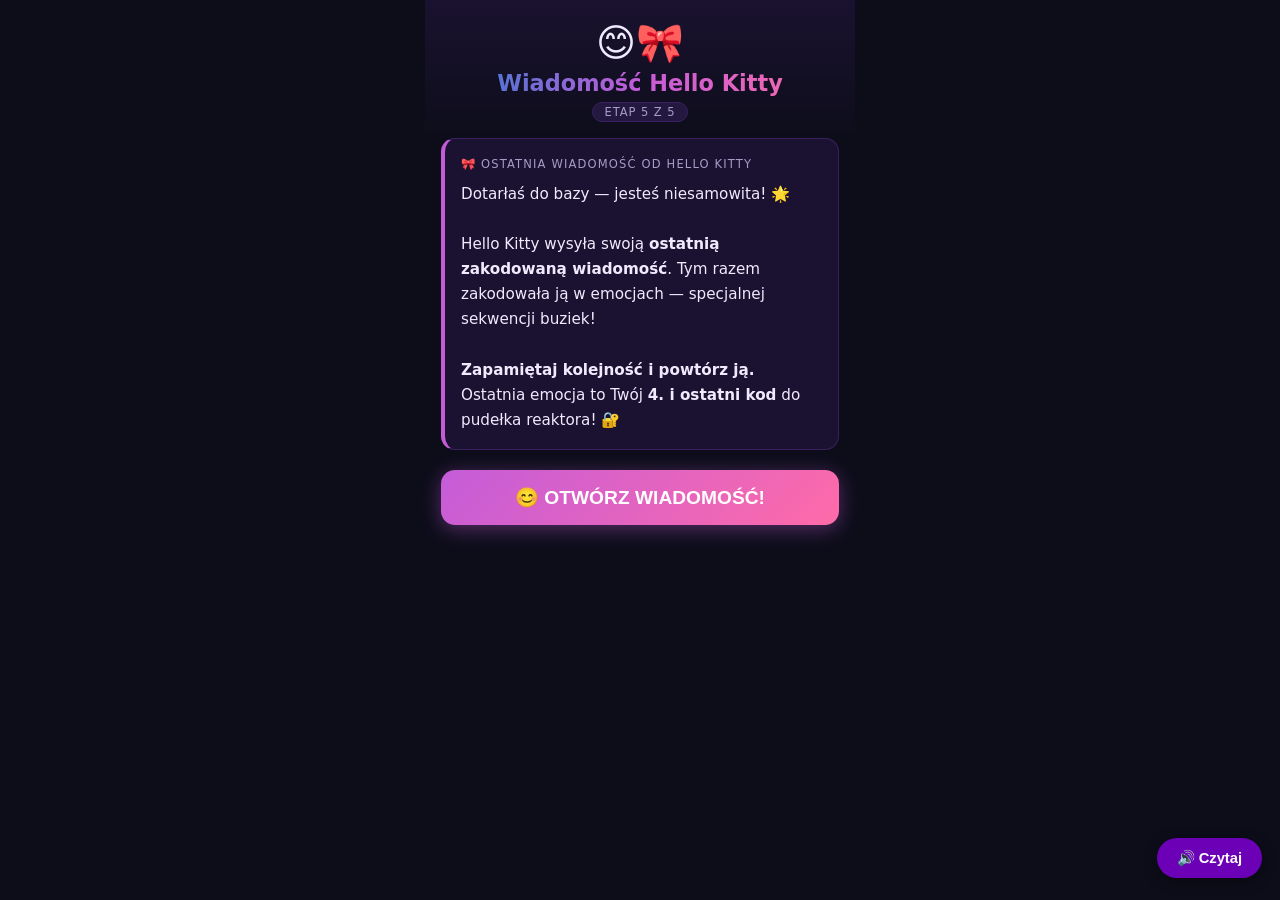
<file: simon.html>
<!DOCTYPE html>
<html lang="pl">
<head>
  <meta charset="UTF-8" />
  <meta name="viewport" content="width=device-width, initial-scale=1.0, user-scalable=no" />
  <title>Misja Ania — Wiadomość Hello Kitty</title>
  <link rel="stylesheet" href="style.css" />
  <style>
    .hidden { display: none !important; }

    /* ── Simon Says ── */
    .emotion-grid {
      display: grid;
      grid-template-columns: 1fr 1fr;
      gap: 14px;
    }
    .emotion-btn {
      aspect-ratio: 1;
      background: var(--surface2);
      border: 3px solid var(--border);
      border-radius: var(--radius);
      font-size: 3.2rem;
      cursor: pointer;
      display: flex;
      align-items: center;
      justify-content: center;
      transition: transform 0.1s, border-color 0.15s, background 0.15s;
      touch-action: manipulation;
      -webkit-tap-highlight-color: transparent;
      line-height: 1;
    }
    .emotion-btn:active { transform: scale(0.93); }
    .emotion-btn.lit {
      border-color: var(--pink);
      background: rgba(255, 107, 168, 0.18);
      transform: scale(1.06);
      box-shadow: 0 0 24px rgba(255, 107, 168, 0.5);
    }
    .emotion-btn.correct-tap {
      border-color: var(--success);
      background: rgba(82, 183, 136, 0.18);
    }
    .simon-status {
      text-align: center;
      font-size: 0.9rem;
      font-weight: 600;
      color: var(--muted);
      min-height: 1.5em;
      padding: 4px 0;
    }

    /* ── Victory ── */
    .codes-grid {
      display: grid;
      grid-template-columns: 1fr 1fr;
      gap: 10px;
      margin-top: 14px;
    }
    .code-item {
      background: var(--surface2);
      border: 2px solid var(--success);
      border-radius: var(--radius-sm);
      padding: 14px 10px;
      text-align: center;
    }
    .code-item .ci-symbol { font-size: 2rem; line-height: 1; }
    .code-item .ci-label  { font-size: 0.65rem; color: var(--muted); margin-top: 4px; }
    .code-item .ci-val    { font-size: 0.95rem; font-weight: 800; color: var(--success); margin-top: 2px; }
  </style>
</head>
<body>
  <div class="page-header">
    <div class="chars">😊🎀</div>
    <h1>Wiadomość Hello Kitty</h1>
    <span class="step-badge">Etap 5 z 5</span>
  </div>

  <div class="page">

    <div class="story-card" id="story-card">
      <div class="from">🎀 Ostatnia wiadomość od Hello Kitty</div>
      Dotarłaś do bazy — jesteś niesamowita! 🌟<br><br>
      Hello Kitty wysyła swoją <strong>ostatnią zakodowaną wiadomość</strong>.
      Tym razem zakodowała ją w emocjach — specjalnej sekwencji buziek!<br><br>
      <strong>Zapamiętaj kolejność i powtórz ją.</strong>
      Ostatnia emocja to Twój <strong>4. i ostatni kod</strong> do pudełka reaktora! 🔐
    </div>

    <button class="btn btn-primary" id="btn-start" onclick="startGame()"
      style="font-size:1.2rem;padding:16px 0;">
      😊 OTWÓRZ WIADOMOŚĆ!
    </button>

    <!-- ── Simon Says game ── -->
    <div id="game-section" class="hidden">
      <div class="card">
        <h2>😊 Simon mówi…</h2>
        <p style="margin-bottom:14px;font-size:0.9rem;color:var(--muted)">
          Zapamiętaj sekwencję buziek i powtórz ją w tej samej kolejności!
        </p>

        <div class="simon-status" id="simon-status">
          Naciśnij START aby zobaczyć sekwencję
        </div>

        <div class="emotion-grid" id="emotion-grid">
          <button class="emotion-btn" id="e0" onclick="playerTap(0)">😢</button>
          <button class="emotion-btn" id="e1" onclick="playerTap(1)">😠</button>
          <button class="emotion-btn" id="e2" onclick="playerTap(2)">😲</button>
          <button class="emotion-btn" id="e3" onclick="playerTap(3)">😊</button>
        </div>

        <button class="btn btn-secondary" id="btn-simon-start"
          style="margin-top:14px" onclick="startSimon()">
          ▶️ START — pokaż sekwencję
        </button>
      </div>
    </div>

    <!-- ── Completion: success + victory ── -->
    <div id="completion-section" class="hidden">

      <div class="card">
        <div class="success-box visible">
          <div class="big-symbol">😊</div>
          <p>
            Ostatnia emocja to<br>
            <strong>UŚMIECHNIĘTA BUZIA 😊</strong><br>
            4. kod aktywowany!
          </p>
        </div>
      </div>

      <div class="card">
        <h2 style="color:var(--warning);text-align:center;font-size:1.4rem;margin-bottom:8px">
          🎉 BRAWO ANIA! 🎉
        </h2>
        <p style="text-align:center;margin-bottom:6px;font-size:1rem">
          Zebrałaś wszystkie 4 kody!<br>
          Ustaw je na pudełku i otwórz niespodziankę!
        </p>

        <div class="codes-grid">
          <div class="code-item">
            <div class="ci-symbol">🔢</div>
            <div class="ci-label">Strona 1 (cyfry)</div>
            <div class="ci-val">3</div>
          </div>
          <div class="code-item">
            <div class="ci-symbol">♉</div>
            <div class="ci-label">Strona 2 (zodiak)</div>
            <div class="ci-val">BYK ♉</div>
          </div>
          <div class="code-item">
            <div class="ci-symbol">📅</div>
            <div class="ci-label">Strona 3 (dni)</div>
            <div class="ci-val">TU (wtorek)</div>
          </div>
          <div class="code-item">
            <div class="ci-symbol">😊</div>
            <div class="ci-label">Strona 4 (emotki)</div>
            <div class="ci-val">Uśmiechnięta buzia</div>
          </div>
        </div>

        <p style="text-align:center;margin-top:18px;font-size:1.1rem">
          👾🎀 Stitch i Hello Kitty dziękują Ci<br>
          za uratowanie statku! 🎀👾
        </p>
      </div>

    </div>

  </div>

  <script>
    function startGame() {
      document.getElementById('story-card').classList.add('hidden');
      document.getElementById('btn-start').classList.add('hidden');
      document.getElementById('game-section').classList.remove('hidden');
    }

    // ── Simon Says ───────────────────────────────────────────
    const HAPPY_IDX = 3;
    let sequence    = [];
    let playerInput = [];
    let accepting   = false;

    function makeSequence() {
      const seq = [];
      for (let i = 0; i < 3; i++) seq.push(Math.floor(Math.random() * 3));
      seq.push(HAPPY_IDX); // last always 😊
      return seq;
    }

    function flashButton(idx, ms) {
      return new Promise(resolve => {
        const btn = document.getElementById('e' + idx);
        btn.classList.add('lit');
        setTimeout(() => { btn.classList.remove('lit'); resolve(); }, ms);
      });
    }

    async function showSequence(seq) {
      accepting = false;
      document.getElementById('simon-status').textContent = '👀 Zapamiętaj sekwencję…';
      document.getElementById('btn-simon-start').style.display = 'none';
      document.querySelectorAll('.emotion-btn').forEach(b => b.style.pointerEvents = 'none');
      await new Promise(r => setTimeout(r, 800));
      for (const idx of seq) {
        await flashButton(idx, 650);
        await new Promise(r => setTimeout(r, 350));
      }
      document.querySelectorAll('.emotion-btn').forEach(b => b.style.pointerEvents = '');
      accepting   = true;
      playerInput = [];
      document.getElementById('simon-status').textContent =
        '🎯 Teraz Twoja kolej! Tapnij w tej samej kolejności';
    }

    function startSimon() {
      sequence = makeSequence();
      showSequence(sequence);
    }

    function playerTap(idx) {
      if (!accepting) return;
      const btn = document.getElementById('e' + idx);
      btn.classList.add('correct-tap');
      setTimeout(() => btn.classList.remove('correct-tap'), 300);
      if (navigator.vibrate) navigator.vibrate(40);

      playerInput.push(idx);
      const pos = playerInput.length - 1;

      if (playerInput[pos] !== sequence[pos]) {
        accepting = false;
        document.getElementById('simon-status').textContent =
          '❌ Ups! Powtórzmy sekwencję od nowa…';
        if (navigator.vibrate) navigator.vibrate([100, 50, 100]);
        document.getElementById('emotion-grid').classList.add('shake');
        setTimeout(() => {
          document.getElementById('emotion-grid').classList.remove('shake');
          showSequence(sequence);
        }, 1800);
        return;
      }

      if (playerInput.length === sequence.length) {
        accepting = false;
        onSimonSolved();
      }
    }

    function onSimonSolved() {
      document.getElementById('simon-status').textContent = '🎉 Brawo! Sekwencja poprawna!';
      if (navigator.vibrate) navigator.vibrate([200, 100, 200, 100, 400]);
      launchConfetti();
      setTimeout(() => {
        document.getElementById('game-section').classList.add('hidden');
        document.getElementById('completion-section').classList.remove('hidden');
        document.getElementById('completion-section')
          .scrollIntoView({behavior: 'smooth'});
        launchConfetti();
      }, 1400);
    }

    function launchConfetti() {
      const container = document.createElement('div');
      container.className = 'confetti-container';
      document.body.appendChild(container);
      const colors = ['#c45cd9','#ff6ba8','#2d7dd2','#00b4d8','#ffb347','#52b788'];
      for (let i = 0; i < 80; i++) {
        const p = document.createElement('div');
        p.className = 'confetti-piece';
        p.style.left              = Math.random() * 100 + 'vw';
        p.style.background        = colors[Math.floor(Math.random() * colors.length)];
        p.style.width             = (6 + Math.random() * 10) + 'px';
        p.style.height            = (6 + Math.random() * 10) + 'px';
        p.style.animationDuration = (2 + Math.random() * 2) + 's';
        p.style.animationDelay    = (Math.random() * 1.5) + 's';
        container.appendChild(p);
      }
      setTimeout(() => container.remove(), 6000);
    }
  </script>
  <script src="speech.js"></script>
  <script>
    initTTS('Ostatnia wiadomość od Hello Kitty. Dotarłaś do bazy — jesteś niesamowita! Hello Kitty wysyła swoją ostatnią zakodowaną wiadomość. Tym razem zakodowała ją w emocjach — specjalnej sekwencji buziek! Zapamiętaj kolejność i powtórz ją. Ostatnia emocja to Twój czwarty i ostatni kod do pudełka reaktora!');
  </script>
</body>
</html>
</file>
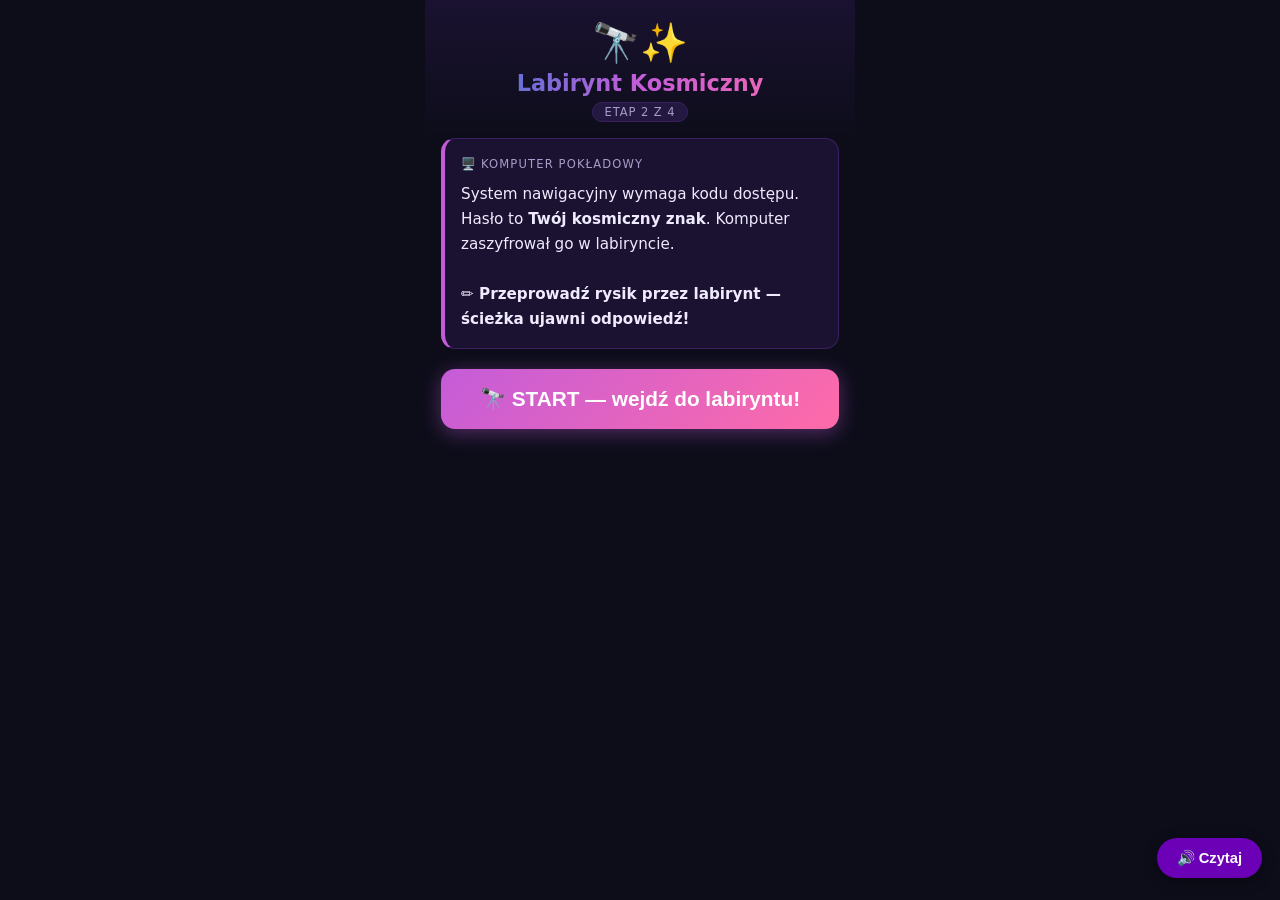
<file: zodiak.html>
<!DOCTYPE html>
<html lang="pl">
<head>
  <meta charset="UTF-8" />
  <meta name="viewport" content="width=device-width, initial-scale=1.0, user-scalable=no" />
  <title>Misja Ania — Labirynt</title>
  <link rel="stylesheet" href="style.css" />
  <style>
    .maze-wrap {
      display: flex;
      flex-direction: column;
      align-items: center;
      gap: 10px;
    }
    #maze-canvas {
      border: 3px solid var(--border);
      border-radius: var(--radius-sm);
      background: #060612;
      touch-action: none;
      cursor: crosshair;
      width: 100%;
      max-width: 360px;
      height: auto;
      display: block;
    }
    .maze-hint {
      font-size: 0.82rem;
      color: var(--muted);
      text-align: center;
    }
    #maze-status {
      font-size: 0.88rem;
      text-align: center;
      color: var(--muted);
      min-height: 1.3em;
      font-weight: 600;
    }
    #zodiac-reveal {
      display: none;
      flex-direction: column;
      align-items: center;
      gap: 10px;
      padding-top: 12px;
      animation: pop-in 0.5s ease both;
    }
    .big-zodiac-sign {
      font-size: 5rem;
      filter: drop-shadow(0 0 20px var(--purple));
      animation: glow-pulse 2s infinite;
      line-height: 1;
    }
    #zodiac-reveal p {
      font-size: 1rem;
      font-weight: 600;
      color: var(--success);
      text-align: center;
      line-height: 1.6;
    }
    .hidden { display: none !important; }
  </style>
</head>
<body>
  <div class="page-header">
    <div class="chars">🔭✨</div>
    <h1>Labirynt Kosmiczny</h1>
    <span class="step-badge">Etap 2 z 4</span>
  </div>

  <div class="page">
    <div class="story-card" id="story-card">
      <div class="from">🖥️ Komputer pokładowy</div>
      System nawigacyjny wymaga kodu dostępu. Hasło to <strong>Twój kosmiczny znak</strong>.
      Komputer zaszyfrował go w labiryncie.
      <br><br>
      <strong>✏️ Przeprowadź rysik przez labirynt — ścieżka ujawni odpowiedź!</strong>
    </div>

    <button class="btn btn-primary" id="btn-start" onclick="startGame()" style="font-size:1.3rem;padding:18px 0;">
      🔭 START — wejdź do labiryntu!
    </button>

    <!-- Maze — hidden until START -->
    <div id="game-section" class="hidden">
      <div class="card">
        <div class="maze-wrap">
          <div class="maze-hint">▶ Wejście: lewy-górny róg &nbsp;|&nbsp; ★ Wyjście: prawy-dolny róg</div>
          <canvas id="maze-canvas"></canvas>
          <div id="maze-status">Dotknij wejścia (lewy-górny róg) i prowadź do wyjścia</div>
        </div>
      </div>
      <button class="btn btn-secondary" onclick="skipMaze()" style="font-size:0.85rem;padding:10px 0;">
        ⏭️ Pomiń labirynt
      </button>
    </div>

    <!-- Completion — hidden until solved -->
    <div id="completion-section" class="hidden">
      <div class="card">
        <div id="zodiac-reveal" style="display:flex;flex-direction:column;align-items:center;gap:10px;padding-top:12px;animation:pop-in 0.5s ease both;">
          <div class="big-zodiac-sign">♉</div>
          <p>Komputer przeliczył Twoją trasę…<br>
            Odkryłaś swój kosmiczny znak —<br>
            <strong>BYK ♉</strong>!<br>
            Ustaw ten symbol na pudełku!</p>
        </div>
      </div>
      <a href="misja.html" class="btn btn-primary" id="btn-next-zodiak" style="font-size:1.3rem;padding:18px 0;">
        🚀 System odblokowany! Następna misja →
      </a>
    </div>
  </div>

  <script>
    // ── START / SKIP ─────────────────────────────────────────
    function startGame() {
      document.getElementById('story-card').classList.add('hidden');
      document.getElementById('btn-start').classList.add('hidden');
      document.getElementById('game-section').classList.remove('hidden');
    }

    function skipMaze() {
      showCompletion();
    }

    function showCompletion() {
      document.getElementById('game-section').classList.add('hidden');
      document.getElementById('completion-section').classList.remove('hidden');
    }

    // ── CONFIG ───────────────────────────────────────────────
    const COLS = 9, ROWS = 11, CELL = 34;
    const W = COLS * CELL, H = ROWS * CELL;

    const canvas = document.getElementById('maze-canvas');
    const ctx    = canvas.getContext('2d');
    canvas.width  = W;
    canvas.height = H;

    // ── MAZE GENERATION (recursive backtracker) ──────────────
    function shuffle(arr) {
      for (let i = arr.length - 1; i > 0; i--) {
        const j = Math.floor(Math.random() * (i + 1));
        [arr[i], arr[j]] = [arr[j], arr[i]];
      }
      return arr;
    }

    function buildMaze() {
      // walls[row][col] = {top, right, bottom, left}  true = wall present
      const walls = Array.from({length: ROWS}, () =>
        Array.from({length: COLS}, () =>
          ({top: true, right: true, bottom: true, left: true})
        )
      );
      const visited = Array.from({length: ROWS}, () => new Array(COLS).fill(false));
      const DIRS = [
        {dc:  0, dr: -1, w: 'top',    ow: 'bottom'},
        {dc:  1, dr:  0, w: 'right',  ow: 'left'},
        {dc:  0, dr:  1, w: 'bottom', ow: 'top'},
        {dc: -1, dr:  0, w: 'left',   ow: 'right'},
      ];

      function carve(c, r) {
        visited[r][c] = true;
        shuffle([...DIRS]).forEach(({dc, dr, w, ow}) => {
          const nc = c + dc, nr = r + dr;
          if (nc >= 0 && nc < COLS && nr >= 0 && nr < ROWS && !visited[nr][nc]) {
            walls[r][c][w]    = false;
            walls[nr][nc][ow] = false;
            carve(nc, nr);
          }
        });
      }

      carve(0, 0);
      // Open entrance top-wall of (0,0) and exit bottom-wall of (COLS-1, ROWS-1)
      walls[0][0].top                     = false;
      walls[ROWS - 1][COLS - 1].bottom    = false;
      return walls;
    }

    const mazeWalls = buildMaze();

    // ── DRAW ─────────────────────────────────────────────────
    function drawMaze(tracePath) {
      ctx.clearRect(0, 0, W, H);

      // Background
      ctx.fillStyle = '#060612';
      ctx.fillRect(0, 0, W, H);

      // Draw trace path
      if (tracePath && tracePath.length > 1) {
        ctx.save();
        ctx.strokeStyle = 'rgba(196, 92, 217, 0.65)';
        ctx.lineWidth = 10;
        ctx.lineCap = 'round';
        ctx.lineJoin = 'round';
        ctx.beginPath();
        ctx.moveTo(tracePath[0].x, tracePath[0].y);
        for (let i = 1; i < tracePath.length; i++) ctx.lineTo(tracePath[i].x, tracePath[i].y);
        ctx.stroke();
        ctx.restore();
      }

      // Draw walls
      ctx.save();
      ctx.strokeStyle = '#4a3080';
      ctx.lineWidth = 2;
      ctx.lineCap = 'square';

      for (let r = 0; r < ROWS; r++) {
        for (let c = 0; c < COLS; c++) {
          const x = c * CELL, y = r * CELL;
          const w = mazeWalls[r][c];
          ctx.beginPath();
          if (w.top)    { ctx.moveTo(x,        y);        ctx.lineTo(x + CELL, y);        }
          if (w.right)  { ctx.moveTo(x + CELL,  y);       ctx.lineTo(x + CELL, y + CELL); }
          if (w.bottom) { ctx.moveTo(x,        y + CELL); ctx.lineTo(x + CELL, y + CELL); }
          if (w.left)   { ctx.moveTo(x,         y);       ctx.lineTo(x,        y + CELL); }
          ctx.stroke();
        }
      }
      ctx.restore();

      // Entrance marker
      ctx.save();
      ctx.fillStyle = '#00b4d8';
      ctx.font = `bold ${CELL - 4}px system-ui`;
      ctx.textAlign = 'center';
      ctx.textBaseline = 'middle';
      ctx.fillText('▶', CELL / 2, CELL / 2);
      ctx.restore();

      // Exit marker
      ctx.save();
      ctx.fillStyle = '#ff6ba8';
      ctx.font = `bold ${CELL - 4}px system-ui`;
      ctx.textAlign = 'center';
      ctx.textBaseline = 'middle';
      ctx.fillText('★', W - CELL / 2, H - CELL / 2);
      ctx.restore();
    }

    // ── POINTER TRACKING ─────────────────────────────────────
    const tracePath = [];
    let tracking = false;
    let solved   = false;

    function ptInCanvas(e) {
      const rect   = canvas.getBoundingClientRect();
      const scaleX = W / rect.width;
      const scaleY = H / rect.height;
      const src    = e.touches ? e.touches[0] : e;
      return {
        x: (src.clientX - rect.left) * scaleX,
        y: (src.clientY - rect.top)  * scaleY,
      };
    }

    function hitsWall(x, y) {
      const c  = Math.floor(x / CELL);
      const r  = Math.floor(y / CELL);
      if (c < 0 || c >= COLS || r < 0 || r >= ROWS) return true;
      const w  = mazeWalls[r][c];
      const lx = x - c * CELL;
      const ly = y - r * CELL;
      const M  = 5; // collision margin in pixels
      if (w.top    && ly < M)           return true;
      if (w.bottom && ly > CELL - M)    return true;
      if (w.left   && lx < M)           return true;
      if (w.right  && lx > CELL - M)    return true;
      return false;
    }

    function isNearEntrance(x, y) {
      // Top-left 2×2 cells
      return x < CELL * 2 && y < CELL * 2;
    }

    function isAtExit(x, y) {
      // Bottom-right cell, bottom 40%
      return x > (COLS - 1) * CELL && y > (ROWS - 1) * CELL + CELL * 0.4;
    }

    function onStart(e) {
      e.preventDefault();
      if (solved) return;
      const {x, y} = ptInCanvas(e);
      if (isNearEntrance(x, y)) {
        tracking = true;
        tracePath.length = 0;
        tracePath.push({x, y});
        drawMaze(tracePath);
        document.getElementById('maze-status').textContent = 'Prowadź rysik przez labirynt…';
      }
    }

    function onMove(e) {
      e.preventDefault();
      if (!tracking || solved) return;
      const {x, y} = ptInCanvas(e);

      if (hitsWall(x, y)) {
        tracking = false;
        tracePath.length = 0;
        drawMaze([]);
        document.getElementById('maze-status').textContent = '💥 Ups! Trafiono w ścianę — zacznij od nowa';
        if (navigator.vibrate) navigator.vibrate(120);
        return;
      }

      tracePath.push({x, y});
      drawMaze(tracePath);

      if (isAtExit(x, y)) onSolved();
    }

    function onEnd(e) {
      e.preventDefault();
      tracking = false;
    }

    function onSolved() {
      solved   = true;
      tracking = false;

      // Draw final glowing path
      ctx.save();
      ctx.strokeStyle = 'rgba(255, 107, 168, 0.95)';
      ctx.lineWidth = 12;
      ctx.lineCap   = 'round';
      ctx.lineJoin  = 'round';
      ctx.shadowColor = '#ff6ba8';
      ctx.shadowBlur  = 16;
      ctx.beginPath();
      if (tracePath.length > 0) {
        ctx.moveTo(tracePath[0].x, tracePath[0].y);
        for (let i = 1; i < tracePath.length; i++) ctx.lineTo(tracePath[i].x, tracePath[i].y);
      }
      ctx.stroke();
      ctx.restore();

      document.getElementById('maze-status').textContent = '🎉 Dotarłaś do wyjścia!';
      if (navigator.vibrate) navigator.vibrate([100, 50, 100, 50, 300]);
      launchConfetti();

      setTimeout(() => showCompletion(), 900);
    }

    canvas.addEventListener('pointerdown',   onStart, {passive: false});
    canvas.addEventListener('pointermove',   onMove,  {passive: false});
    canvas.addEventListener('pointerup',     onEnd,   {passive: false});
    canvas.addEventListener('pointercancel', onEnd,   {passive: false});

    // ── CONFETTI ─────────────────────────────────────────────
    function launchConfetti() {
      const container = document.createElement('div');
      container.className = 'confetti-container';
      document.body.appendChild(container);
      const colors = ['#c45cd9','#ff6ba8','#2d7dd2','#00b4d8','#ffb347','#52b788'];
      for (let i = 0; i < 60; i++) {
        const p = document.createElement('div');
        p.className = 'confetti-piece';
        p.style.left              = Math.random() * 100 + 'vw';
        p.style.background        = colors[Math.floor(Math.random() * colors.length)];
        p.style.width             = (8 + Math.random() * 8) + 'px';
        p.style.height            = (8 + Math.random() * 8) + 'px';
        p.style.animationDuration = (2 + Math.random() * 2) + 's';
        p.style.animationDelay    = (Math.random() * 1) + 's';
        container.appendChild(p);
      }
      setTimeout(() => container.remove(), 5000);
    }

    // Initial draw
    drawMaze([]);
  </script>
  <script src="speech.js"></script>
  <script>
    initTTS('Komputer pokładowy. System nawigacyjny wymaga kodu dostępu. Hasło to Twój kosmiczny znak. Komputer zaszyfrował go w labiryncie. Przeprowadź rysik przez labirynt — ścieżka ujawni odpowiedź!');
  </script>
</body>
</html>
</file>
<file: style.css>
/* ===== RESET + BASE ===== */
*, *::before, *::after { box-sizing: border-box; margin: 0; padding: 0; }

:root {
  --bg:         #0d0d1a;
  --surface:    #1a1230;
  --surface2:   #231840;
  --border:     #3a2060;
  --purple:     #c45cd9;
  --pink:       #ff6ba8;
  --blue:       #2d7dd2;
  --teal:       #00b4d8;
  --text:       #f0eaff;
  --muted:      #a89cc8;
  --success:    #52b788;
  --warning:    #ffb347;
  --radius:     14px;
  --radius-sm:  8px;
}

html { font-size: 16px; }

body {
  font-family: system-ui, -apple-system, sans-serif;
  background: var(--bg);
  color: var(--text);
  min-height: 100vh;
  display: flex;
  flex-direction: column;
  align-items: center;
  padding: 0 0 40px;
  overflow-x: hidden;
}

/* ===== LAYOUT ===== */
.page {
  width: 100%;
  max-width: 430px;
  padding: 0 16px;
  display: flex;
  flex-direction: column;
  gap: 20px;
}

/* ===== HEADER ===== */
.page-header {
  width: 100%;
  max-width: 430px;
  padding: 20px 16px 16px;
  text-align: center;
  background: linear-gradient(180deg, var(--surface) 0%, transparent 100%);
}
.page-header .chars { font-size: 2.4rem; margin-bottom: 4px; }
.page-header h1 {
  font-size: 1.4rem;
  font-weight: 800;
  background: linear-gradient(90deg, var(--blue), var(--purple), var(--pink));
  -webkit-background-clip: text;
  -webkit-text-fill-color: transparent;
  background-clip: text;
}
.page-header .step-badge {
  display: inline-block;
  margin-top: 6px;
  padding: 2px 12px;
  background: var(--surface2);
  border: 1px solid var(--border);
  border-radius: 999px;
  font-size: 0.72rem;
  color: var(--muted);
  letter-spacing: 0.08em;
  text-transform: uppercase;
}

/* ===== STORY CARD ===== */
.story-card {
  background: var(--surface);
  border: 1px solid var(--border);
  border-left: 4px solid var(--purple);
  border-radius: var(--radius);
  padding: 16px;
  font-size: 0.95rem;
  line-height: 1.65;
  color: var(--text);
}
.story-card .from {
  font-size: 0.72rem;
  color: var(--muted);
  text-transform: uppercase;
  letter-spacing: 0.1em;
  margin-bottom: 8px;
}

/* ===== BUTTONS ===== */
.btn {
  display: block;
  width: 100%;
  padding: 16px;
  border: none;
  border-radius: var(--radius);
  font-size: 1.1rem;
  font-weight: 700;
  cursor: pointer;
  transition: transform 0.15s, box-shadow 0.15s;
  text-align: center;
  text-decoration: none;
}
.btn:active { transform: scale(0.97); }
.btn-primary {
  background: linear-gradient(135deg, var(--purple), var(--pink));
  color: #fff;
  box-shadow: 0 4px 20px rgba(196, 92, 217, 0.4);
}
.btn-primary:hover { box-shadow: 0 6px 28px rgba(196, 92, 217, 0.6); }
.btn-secondary {
  background: var(--surface2);
  color: var(--muted);
  border: 1px solid var(--border);
}
.btn-success {
  background: linear-gradient(135deg, #2d6a4f, var(--success));
  color: #fff;
  box-shadow: 0 4px 20px rgba(82, 183, 136, 0.4);
}
.btn[disabled] {
  opacity: 0.4;
  cursor: not-allowed;
  transform: none !important;
}

/* ===== SECTION CARD ===== */
.card {
  background: var(--surface);
  border: 1px solid var(--border);
  border-radius: var(--radius);
  padding: 20px;
}
.card h2 {
  font-size: 1.1rem;
  font-weight: 700;
  margin-bottom: 12px;
  color: var(--pink);
}
.card h3 {
  font-size: 0.95rem;
  font-weight: 600;
  margin-bottom: 8px;
  color: var(--purple);
}
.card p {
  font-size: 0.9rem;
  line-height: 1.6;
  color: var(--muted);
}

/* ===== SUCCESS BOX ===== */
.success-box {
  background: rgba(82, 183, 136, 0.12);
  border: 2px solid var(--success);
  border-radius: var(--radius);
  padding: 16px;
  text-align: center;
  display: none;
}
.success-box.visible { display: block; }
.success-box .big-symbol { font-size: 3rem; margin-bottom: 8px; }
.success-box p { font-size: 1rem; font-weight: 600; color: var(--success); }

/* ===== ERROR MESSAGE ===== */
.error-msg {
  font-size: 0.85rem;
  color: var(--pink);
  text-align: center;
  min-height: 1.2em;
  padding: 4px 0;
}

/* ===== PLACEHOLDER MAP ===== */
.map-placeholder {
  width: 100%;
  aspect-ratio: 4/3;
  background: var(--surface2);
  border: 2px dashed var(--border);
  border-radius: var(--radius-sm);
  display: flex;
  flex-direction: column;
  align-items: center;
  justify-content: center;
  color: var(--muted);
  font-size: 0.85rem;
  text-align: center;
  gap: 8px;
}
.map-placeholder .map-icon { font-size: 2.4rem; }

/* ===== CONFETTI ===== */
.confetti-container {
  position: fixed;
  top: 0; left: 0;
  width: 100vw; height: 100vh;
  pointer-events: none;
  z-index: 9999;
  overflow: hidden;
}
@keyframes confetti-fall {
  0%   { transform: translateY(-20px) rotate(0deg);   opacity: 1; }
  100% { transform: translateY(100vh) rotate(720deg); opacity: 0; }
}
.confetti-piece {
  position: absolute;
  top: -20px;
  width: 10px; height: 10px;
  border-radius: 2px;
  animation: confetti-fall linear forwards;
}

/* ===== ANIMATIONS ===== */
@keyframes glow-pulse {
  0%, 100% { box-shadow: 0 0 10px var(--purple); }
  50%       { box-shadow: 0 0 30px var(--purple), 0 0 60px var(--pink); }
}
@keyframes pop-in {
  0%   { transform: scale(0.5); opacity: 0; }
  70%  { transform: scale(1.1); }
  100% { transform: scale(1);   opacity: 1; }
}
@keyframes shake {
  0%,100% { transform: translateX(0); }
  20%,60% { transform: translateX(-8px); }
  40%,80% { transform: translateX(8px); }
}
.shake { animation: shake 0.4s ease; }

/* ===== INPUT ROW ===== */
.input-row {
  display: flex;
  gap: 8px;
  align-items: stretch;
}
.input-row input {
  flex: 1;
  padding: 14px 16px;
  background: var(--surface2);
  border: 2px solid var(--border);
  border-radius: var(--radius-sm);
  color: var(--text);
  font-size: 1.4rem;
  font-weight: 700;
  text-align: center;
  outline: none;
  transition: border-color 0.2s;
}
.input-row input:focus { border-color: var(--purple); }
.input-row .btn { width: auto; padding: 14px 20px; font-size: 1rem; flex-shrink: 0; }
</file>
